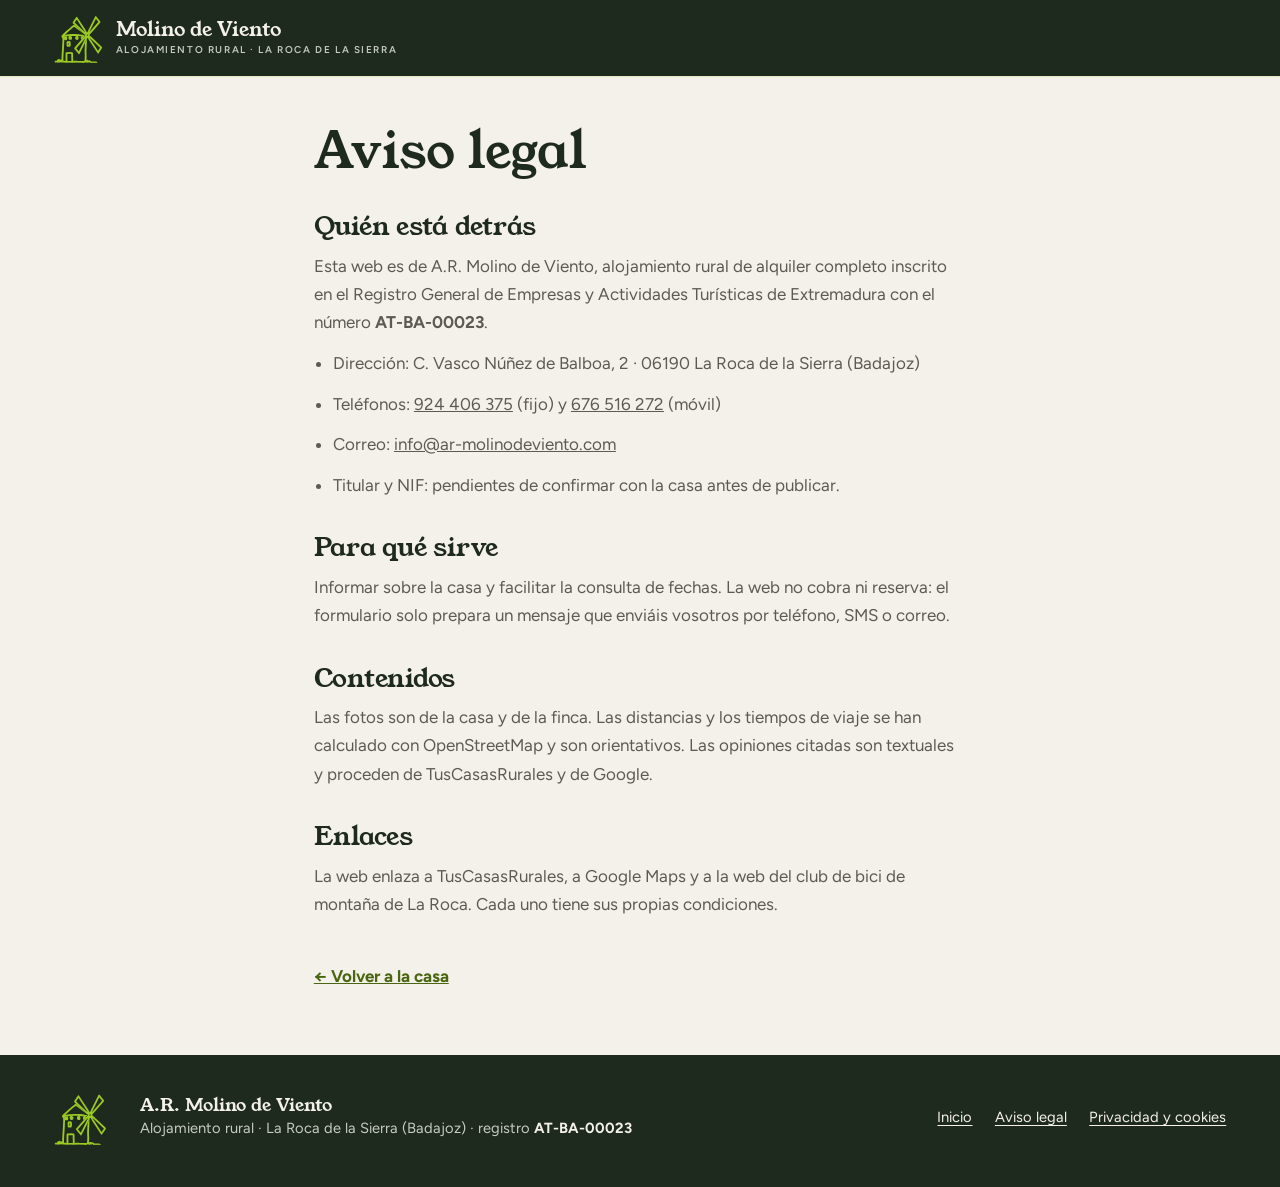
<file: aviso-legal.html>
<!DOCTYPE html>
<html lang="es" class="sin-js">
<head>
<meta charset="utf-8">
<meta name="robots" content="noindex, nofollow">
<meta name="viewport" content="width=device-width, initial-scale=1">
<title>Aviso legal · A.R. Molino de Viento</title>
<meta name="theme-color" content="#1F2A1E">
<link rel="icon" href="assets/favicon.svg" type="image/svg+xml">
<link rel="preconnect" href="https://fonts.googleapis.com">
<link rel="preconnect" href="https://fonts.gstatic.com" crossorigin>
<link rel="stylesheet" href="https://fonts.googleapis.com/css2?family=Young+Serif&family=Figtree:ital,wght@0,400..700;1,400&display=swap">
<link rel="stylesheet" href="css/estilos.css?v=ead90802">
</head>
<body>
<header class="cabecera cabecera--fija cabecera--legal">
  <a class="cabecera__marca" href="./" aria-label="A.R. Molino de Viento, inicio">
    <svg class="molino molino--marca" data-molino="cabecera" viewBox="89 5 652 669" aria-hidden="true"><defs><mask id="molino-m-cabecera" maskUnits="userSpaceOnUse" x="89" y="5" width="652" height="669"><rect x="89" y="5" width="652" height="669" fill="#fff"/><g transform="matrix(0.86198 -0.01894 0.06776 1.15863 524 306.75)"><g class="molino__rotor molino__rotor--mascara"><path class="molino__hueco" d="M-18.9 -9.1L-53.5 -32.1L-199.2 -143.2L-145.7 -196.7L-32.9 -52.7L-9.4 -18.6Z"/><path class="molino__hueco" d="M9.1 -18.9L32.1 -53.5L143.2 -199.2L196.7 -145.7L52.7 -32.9L18.6 -9.4Z"/><path class="molino__hueco" d="M18.9 9.1L53.5 32.1L199.2 143.2L145.7 196.7L32.9 52.7L9.4 18.6Z"/><path class="molino__hueco" d="M-9.1 18.9L-32.1 53.5L-143.2 199.2L-196.7 145.7L-52.7 32.9L-18.6 9.4Z"/><circle class="molino__hueco" r="19.8"/></g></g></mask></defs><g class="molino__torre" mask="url(#molino-m-cabecera)"><path pathLength="1" data-tipo="base" d="M140.0 635.0C141.0 636.1 143.1 638.6 144.7 639.9C146.2 641.2 144.0 641.0 147.1 640.9C150.3 640.7 153.7 639.6 159.0 639.2C164.3 638.8 163.1 638.7 171.0 639.0C178.9 639.3 188.9 639.7 195.0 640.6C201.1 641.4 197.2 640.7 198.6 642.7C199.9 644.7 200.0 647.6 201.2 649.7C202.4 651.7 199.3 651.0 204.1 652.0C208.9 653.0 204.1 653.3 223.0 654.0C241.9 654.7 273.3 654.6 290.0 655.0C306.7 655.4 292.4 655.8 299.0 656.0C305.6 656.2 307.7 656.4 320.0 656.0C332.3 655.6 340.3 654.4 355.0 654.0C369.7 653.6 378.0 653.8 387.0 654.0C396.0 654.2 387.2 654.8 396.0 655.0C404.8 655.2 413.6 654.6 427.0 655.0C440.4 655.4 445.6 656.6 457.0 657.0C468.4 657.4 473.2 657.2 479.0 657.0C484.8 656.8 481.2 657.1 483.4 656.1C485.6 655.2 486.0 655.2 489.0 652.7C492.0 650.1 494.9 647.5 497.1 644.7C499.3 641.9 497.9 650.3 499.0 640.0C500.1 629.7 501.3 614.3 502.0 598.0C502.7 581.7 502.2 575.0 502.0 566.0C501.8 557.0 501.2 565.8 501.0 557.0C500.8 548.2 501.2 535.2 501.0 526.0C500.8 516.8 499.6 530.9 500.0 515.0C500.4 499.1 501.7 480.7 502.9 453.7C504.2 426.7 504.8 419.3 505.7 392.3C506.6 365.3 506.7 344.5 507.0 331.0"/><path pathLength="1" data-tipo="linea" d="M200.0 322.0C199.9 322.9 199.3 324.2 199.4 326.0C199.5 327.8 198.4 327.1 200.4 330.0C202.5 332.9 206.5 335.9 208.8 339.0C211.0 342.1 210.2 334.5 210.7 344.0C211.2 353.5 211.4 366.2 211.0 382.0C210.6 397.8 209.4 404.6 209.0 416.0C208.6 427.4 211.0 397.9 209.0 434.0C207.0 470.1 202.2 534.5 200.0 580.0C197.8 625.5 199.2 627.6 199.0 641.0"/><path pathLength="1" data-tipo="linea" d="M503.0 292.0C495.7 286.9 484.8 280.0 470.0 269.0C455.2 258.0 459.6 259.8 435.9 242.2C412.2 224.7 379.5 201.3 362.1 189.2C344.8 177.1 359.8 187.8 357.0 187.1C354.2 186.5 352.0 185.9 349.2 186.2C346.4 186.5 351.1 183.5 344.2 188.6C337.3 193.6 336.3 193.7 317.8 209.2C299.2 224.8 284.3 237.2 259.9 259.2C235.4 281.2 219.1 297.1 206.7 309.1C194.2 321.2 204.5 311.6 203.4 314.0C202.4 316.4 201.9 318.5 201.9 320.0C201.9 321.5 201.0 320.8 203.4 320.7C205.9 320.5 201.4 321.6 213.0 319.4C224.6 317.3 232.7 314.0 256.0 310.8C279.3 307.6 294.8 306.3 319.0 305.0C343.2 303.7 347.3 304.6 366.0 305.0C384.7 305.4 384.0 305.1 404.0 307.0C424.0 308.9 440.9 311.2 457.0 313.7C473.1 316.1 472.6 317.0 477.0 318.0"/><path pathLength="1" data-tipo="linea" d="M252.0 653.0C251.9 639.4 251.7 614.3 251.7 591.0C251.7 567.7 251.8 557.3 252.0 547.0C252.2 536.7 252.2 545.2 252.7 544.1C253.2 543.0 253.4 542.8 254.3 542.1C255.3 541.5 247.8 541.8 257.0 541.1C266.2 540.4 282.4 539.0 296.0 539.0C309.6 539.0 313.0 540.2 319.0 541.3C325.0 542.5 321.8 542.4 323.2 544.1C324.7 545.8 324.9 536.3 325.6 549.0C326.2 561.7 325.7 588.4 326.0 602.0C326.3 615.6 326.8 602.2 327.0 611.0C327.2 619.8 327.2 632.3 327.0 642.0C326.8 651.7 326.2 652.1 326.0 655.0"/><path pathLength="1" data-tipo="hueco" d="M291.6 330.8C291.2 331.3 290.4 330.8 290.0 333.0C289.6 335.2 289.4 336.6 290.0 341.0C290.6 345.4 290.2 349.7 292.6 352.8C295.0 355.9 297.4 354.6 301.0 355.0C304.6 355.4 306.8 355.1 309.0 354.8C311.2 354.5 310.1 354.6 310.8 353.8C311.5 353.0 311.7 354.0 312.0 351.0C312.3 348.0 312.4 344.0 312.0 340.0C311.6 336.0 311.1 334.9 310.2 333.0C309.3 331.1 309.6 331.9 308.0 331.2C306.4 330.5 306.4 330.2 303.0 330.0C299.6 329.8 295.1 330.2 292.6 330.4C290.1 330.6 291.8 330.7 291.6 330.8Z"/><path pathLength="1" data-tipo="hueco" d="M379.2 331.6C381.4 331.5 385.4 330.8 389.0 331.0C392.6 331.2 393.9 327.5 395.4 332.6C396.9 337.7 398.3 349.5 395.6 354.4C392.9 359.3 386.5 355.2 383.0 355.0C379.5 354.8 380.9 356.0 379.8 353.4C378.7 350.8 378.3 347.7 378.0 343.0C377.7 338.3 378.3 334.7 378.6 332.2C378.9 329.7 379.1 331.7 379.2 331.6Z"/><path pathLength="1" data-tipo="hueco" d="M452.6 333.2C452.2 333.8 451.2 331.2 451.0 336.0C450.8 340.8 450.1 350.2 451.6 354.8C453.1 359.4 454.0 356.6 458.0 357.0C462.0 357.4 466.7 357.7 469.6 356.4C472.5 355.1 471.3 355.4 471.0 351.0C470.7 346.6 471.0 340.4 468.4 336.4C465.8 332.4 462.3 333.4 459.0 332.6C455.7 331.8 455.0 332.5 453.6 332.6C452.2 332.7 452.8 333.1 452.6 333.2Z"/><path pathLength="1" data-tipo="hueco" d="M234.4 335.6C233.7 335.9 232.2 336.1 231.2 336.8C230.2 337.5 230.1 335.2 230.0 339.0C229.9 342.8 229.9 349.5 230.6 354.0C231.3 358.5 230.7 358.1 233.2 359.4C235.7 360.7 238.6 360.4 242.0 360.0C245.4 359.6 247.1 362.8 248.6 357.6C250.1 352.4 249.2 341.2 248.8 336.2C248.4 331.2 249.9 335.2 247.0 335.0C244.1 334.8 238.4 335.3 235.6 335.4C232.8 335.5 234.7 335.6 234.4 335.6Z"/><path pathLength="1" data-tipo="hueco" d="M272.4 396.6C271.2 396.8 268.6 396.6 267.0 397.6C265.4 398.6 265.7 395.9 265.0 401.0C264.3 406.1 264.0 415.5 264.0 421.0C264.0 426.5 264.7 421.2 265.0 426.0C265.3 430.8 264.9 438.9 265.2 443.0C265.5 447.1 265.4 444.1 266.2 444.8C267.0 445.5 264.2 445.7 269.0 446.0C273.8 446.3 283.0 446.3 288.0 446.0C293.0 445.7 290.5 446.1 291.8 444.6C293.1 443.1 293.3 443.1 294.0 439.0C294.7 434.9 295.3 434.6 295.0 426.0C294.7 417.4 293.7 406.2 292.8 400.0C291.9 393.8 292.3 398.7 291.0 398.0C289.7 397.3 290.8 397.4 287.0 397.0C283.2 396.6 276.8 396.5 273.6 396.4C270.4 396.3 272.7 396.6 272.4 396.6Z"/><path pathLength="1" data-tipo="hierba" d="M109.0 653.0C109.7 652.8 110.2 652.2 112.0 652.0C113.8 651.8 112.6 651.6 117.0 652.0C121.4 652.4 128.3 654.0 132.0 654.0C135.7 654.0 133.4 653.3 134.0 652.0C134.6 650.7 134.0 649.3 134.7 648.0C135.3 646.7 136.5 646.4 137.0 646.0"/><path pathLength="1" data-tipo="hierba" d="M140.0 648.0C141.8 649.3 146.2 652.7 148.0 654.0"/><path pathLength="1" data-tipo="hierba" d="M160.0 653.0C159.8 652.6 160.4 652.5 159.0 651.0C157.6 649.5 155.4 648.5 153.7 646.3C151.9 644.1 151.6 642.2 151.0 641.0"/><path pathLength="1" data-tipo="hierba" d="M152.0 630.0C153.0 631.1 155.2 633.0 156.3 635.0C157.4 637.0 156.9 638.1 157.0 639.0"/><path pathLength="1" data-tipo="hierba" d="M170.0 648.0C169.1 646.2 166.9 641.8 166.0 640.0"/><path pathLength="1" data-tipo="hierba" d="M186.0 654.0C184.6 652.0 181.4 648.1 179.7 645.0C177.9 641.9 178.4 641.1 178.0 640.0"/><path pathLength="1" data-tipo="hierba" d="M643.0 665.0C641.9 664.7 643.3 664.3 638.0 663.7C632.7 663.0 632.9 662.4 619.0 662.0C605.1 661.6 586.2 662.5 575.0 661.8C563.8 661.0 572.6 661.7 567.9 658.7C563.2 655.6 557.7 650.8 553.8 648.0C549.8 645.2 551.7 646.5 550.0 646.1C548.3 645.7 548.2 644.9 546.2 646.3C544.2 647.8 542.7 651.2 540.9 652.6C539.0 653.9 539.4 653.2 537.8 652.6C536.2 651.9 535.8 651.5 533.7 649.4C531.5 647.3 530.2 644.9 528.1 643.0C526.1 641.1 525.5 641.4 524.3 641.0C523.2 640.6 523.5 640.8 522.9 641.1C522.3 641.5 522.3 639.4 521.6 642.6C520.8 645.7 520.4 652.4 519.7 655.6C519.0 658.7 519.1 656.6 518.3 656.9C517.5 657.2 517.8 657.4 516.0 656.9C514.2 656.4 514.1 657.5 510.3 654.7C506.6 651.8 501.5 646.3 499.0 644.0"/></g><g transform="matrix(0.86198 -0.01894 0.06776 1.15863 524 306.75)"><g class="molino__rotor"><path class="molino__pala" pathLength="1" d="M-18.9 -9.1L-53.5 -32.1L-199.2 -143.2L-145.7 -196.7L-32.9 -52.7L-9.4 -18.6Z"/><path class="molino__pala" pathLength="1" d="M9.1 -18.9L32.1 -53.5L143.2 -199.2L196.7 -145.7L52.7 -32.9L18.6 -9.4Z"/><path class="molino__pala" pathLength="1" d="M18.9 9.1L53.5 32.1L199.2 143.2L145.7 196.7L32.9 52.7L9.4 18.6Z"/><path class="molino__pala" pathLength="1" d="M-9.1 18.9L-32.1 53.5L-143.2 199.2L-196.7 145.7L-52.7 32.9L-18.6 9.4Z"/><circle class="molino__cubo" pathLength="1" r="19.8"/></g></g></svg>
    <span class="cabecera__nombre">Molino de Viento<small>alojamiento rural · La Roca de la Sierra</small></span>
  </a>
</header>
<main class="legal" id="contenido">
  <h1>Aviso legal</h1>
  <h2>Quién está detrás</h2>
  <p>Esta web es de A.R. Molino de Viento, alojamiento rural de alquiler completo inscrito en el Registro General de Empresas y Actividades Turísticas de Extremadura con el número <b>AT-BA-00023</b>.</p>
  <ul>
    <li>Dirección: C. Vasco Núñez de Balboa, 2 · 06190 La Roca de la Sierra (Badajoz)</li>
    <li>Teléfonos: <a href="tel:+34924406375">924 406 375</a> (fijo) y <a href="tel:+34676516272">676 516 272</a> (móvil)</li>
    <li>Correo: <a href="mailto:info@ar-molinodeviento.com">info@ar-molinodeviento.com</a></li>
    <li>Titular y NIF: pendientes de confirmar con la casa antes de publicar.</li>
  </ul>
  <h2>Para qué sirve</h2>
  <p>Informar sobre la casa y facilitar la consulta de fechas. La web no cobra ni reserva: el formulario solo prepara un mensaje que enviáis vosotros por teléfono, SMS o correo.</p>
  <h2>Contenidos</h2>
  <p>Las fotos son de la casa y de la finca. Las distancias y los tiempos de viaje se han calculado con OpenStreetMap y son orientativos. Las opiniones citadas son textuales y proceden de TusCasasRurales y de Google.</p>
  <h2>Enlaces</h2>
  <p>La web enlaza a TusCasasRurales, a Google Maps y a la web del club de bici de montaña de La Roca. Cada uno tiene sus propias condiciones.</p>
  <a class="volver" href="./">← Volver a la casa</a>
</main>
<footer class="pie">
  <svg class="molino molino--pie" data-molino="pie" viewBox="89 5 652 669" aria-hidden="true"><defs><mask id="molino-m-pie" maskUnits="userSpaceOnUse" x="89" y="5" width="652" height="669"><rect x="89" y="5" width="652" height="669" fill="#fff"/><g transform="matrix(0.86198 -0.01894 0.06776 1.15863 524 306.75)"><g class="molino__rotor molino__rotor--mascara"><path class="molino__hueco" d="M-18.9 -9.1L-53.5 -32.1L-199.2 -143.2L-145.7 -196.7L-32.9 -52.7L-9.4 -18.6Z"/><path class="molino__hueco" d="M9.1 -18.9L32.1 -53.5L143.2 -199.2L196.7 -145.7L52.7 -32.9L18.6 -9.4Z"/><path class="molino__hueco" d="M18.9 9.1L53.5 32.1L199.2 143.2L145.7 196.7L32.9 52.7L9.4 18.6Z"/><path class="molino__hueco" d="M-9.1 18.9L-32.1 53.5L-143.2 199.2L-196.7 145.7L-52.7 32.9L-18.6 9.4Z"/><circle class="molino__hueco" r="19.8"/></g></g></mask></defs><g class="molino__torre" mask="url(#molino-m-pie)"><path pathLength="1" data-tipo="base" d="M140.0 635.0C141.0 636.1 143.1 638.6 144.7 639.9C146.2 641.2 144.0 641.0 147.1 640.9C150.3 640.7 153.7 639.6 159.0 639.2C164.3 638.8 163.1 638.7 171.0 639.0C178.9 639.3 188.9 639.7 195.0 640.6C201.1 641.4 197.2 640.7 198.6 642.7C199.9 644.7 200.0 647.6 201.2 649.7C202.4 651.7 199.3 651.0 204.1 652.0C208.9 653.0 204.1 653.3 223.0 654.0C241.9 654.7 273.3 654.6 290.0 655.0C306.7 655.4 292.4 655.8 299.0 656.0C305.6 656.2 307.7 656.4 320.0 656.0C332.3 655.6 340.3 654.4 355.0 654.0C369.7 653.6 378.0 653.8 387.0 654.0C396.0 654.2 387.2 654.8 396.0 655.0C404.8 655.2 413.6 654.6 427.0 655.0C440.4 655.4 445.6 656.6 457.0 657.0C468.4 657.4 473.2 657.2 479.0 657.0C484.8 656.8 481.2 657.1 483.4 656.1C485.6 655.2 486.0 655.2 489.0 652.7C492.0 650.1 494.9 647.5 497.1 644.7C499.3 641.9 497.9 650.3 499.0 640.0C500.1 629.7 501.3 614.3 502.0 598.0C502.7 581.7 502.2 575.0 502.0 566.0C501.8 557.0 501.2 565.8 501.0 557.0C500.8 548.2 501.2 535.2 501.0 526.0C500.8 516.8 499.6 530.9 500.0 515.0C500.4 499.1 501.7 480.7 502.9 453.7C504.2 426.7 504.8 419.3 505.7 392.3C506.6 365.3 506.7 344.5 507.0 331.0"/><path pathLength="1" data-tipo="linea" d="M200.0 322.0C199.9 322.9 199.3 324.2 199.4 326.0C199.5 327.8 198.4 327.1 200.4 330.0C202.5 332.9 206.5 335.9 208.8 339.0C211.0 342.1 210.2 334.5 210.7 344.0C211.2 353.5 211.4 366.2 211.0 382.0C210.6 397.8 209.4 404.6 209.0 416.0C208.6 427.4 211.0 397.9 209.0 434.0C207.0 470.1 202.2 534.5 200.0 580.0C197.8 625.5 199.2 627.6 199.0 641.0"/><path pathLength="1" data-tipo="linea" d="M503.0 292.0C495.7 286.9 484.8 280.0 470.0 269.0C455.2 258.0 459.6 259.8 435.9 242.2C412.2 224.7 379.5 201.3 362.1 189.2C344.8 177.1 359.8 187.8 357.0 187.1C354.2 186.5 352.0 185.9 349.2 186.2C346.4 186.5 351.1 183.5 344.2 188.6C337.3 193.6 336.3 193.7 317.8 209.2C299.2 224.8 284.3 237.2 259.9 259.2C235.4 281.2 219.1 297.1 206.7 309.1C194.2 321.2 204.5 311.6 203.4 314.0C202.4 316.4 201.9 318.5 201.9 320.0C201.9 321.5 201.0 320.8 203.4 320.7C205.9 320.5 201.4 321.6 213.0 319.4C224.6 317.3 232.7 314.0 256.0 310.8C279.3 307.6 294.8 306.3 319.0 305.0C343.2 303.7 347.3 304.6 366.0 305.0C384.7 305.4 384.0 305.1 404.0 307.0C424.0 308.9 440.9 311.2 457.0 313.7C473.1 316.1 472.6 317.0 477.0 318.0"/><path pathLength="1" data-tipo="linea" d="M252.0 653.0C251.9 639.4 251.7 614.3 251.7 591.0C251.7 567.7 251.8 557.3 252.0 547.0C252.2 536.7 252.2 545.2 252.7 544.1C253.2 543.0 253.4 542.8 254.3 542.1C255.3 541.5 247.8 541.8 257.0 541.1C266.2 540.4 282.4 539.0 296.0 539.0C309.6 539.0 313.0 540.2 319.0 541.3C325.0 542.5 321.8 542.4 323.2 544.1C324.7 545.8 324.9 536.3 325.6 549.0C326.2 561.7 325.7 588.4 326.0 602.0C326.3 615.6 326.8 602.2 327.0 611.0C327.2 619.8 327.2 632.3 327.0 642.0C326.8 651.7 326.2 652.1 326.0 655.0"/><path pathLength="1" data-tipo="hueco" d="M291.6 330.8C291.2 331.3 290.4 330.8 290.0 333.0C289.6 335.2 289.4 336.6 290.0 341.0C290.6 345.4 290.2 349.7 292.6 352.8C295.0 355.9 297.4 354.6 301.0 355.0C304.6 355.4 306.8 355.1 309.0 354.8C311.2 354.5 310.1 354.6 310.8 353.8C311.5 353.0 311.7 354.0 312.0 351.0C312.3 348.0 312.4 344.0 312.0 340.0C311.6 336.0 311.1 334.9 310.2 333.0C309.3 331.1 309.6 331.9 308.0 331.2C306.4 330.5 306.4 330.2 303.0 330.0C299.6 329.8 295.1 330.2 292.6 330.4C290.1 330.6 291.8 330.7 291.6 330.8Z"/><path pathLength="1" data-tipo="hueco" d="M379.2 331.6C381.4 331.5 385.4 330.8 389.0 331.0C392.6 331.2 393.9 327.5 395.4 332.6C396.9 337.7 398.3 349.5 395.6 354.4C392.9 359.3 386.5 355.2 383.0 355.0C379.5 354.8 380.9 356.0 379.8 353.4C378.7 350.8 378.3 347.7 378.0 343.0C377.7 338.3 378.3 334.7 378.6 332.2C378.9 329.7 379.1 331.7 379.2 331.6Z"/><path pathLength="1" data-tipo="hueco" d="M452.6 333.2C452.2 333.8 451.2 331.2 451.0 336.0C450.8 340.8 450.1 350.2 451.6 354.8C453.1 359.4 454.0 356.6 458.0 357.0C462.0 357.4 466.7 357.7 469.6 356.4C472.5 355.1 471.3 355.4 471.0 351.0C470.7 346.6 471.0 340.4 468.4 336.4C465.8 332.4 462.3 333.4 459.0 332.6C455.7 331.8 455.0 332.5 453.6 332.6C452.2 332.7 452.8 333.1 452.6 333.2Z"/><path pathLength="1" data-tipo="hueco" d="M234.4 335.6C233.7 335.9 232.2 336.1 231.2 336.8C230.2 337.5 230.1 335.2 230.0 339.0C229.9 342.8 229.9 349.5 230.6 354.0C231.3 358.5 230.7 358.1 233.2 359.4C235.7 360.7 238.6 360.4 242.0 360.0C245.4 359.6 247.1 362.8 248.6 357.6C250.1 352.4 249.2 341.2 248.8 336.2C248.4 331.2 249.9 335.2 247.0 335.0C244.1 334.8 238.4 335.3 235.6 335.4C232.8 335.5 234.7 335.6 234.4 335.6Z"/><path pathLength="1" data-tipo="hueco" d="M272.4 396.6C271.2 396.8 268.6 396.6 267.0 397.6C265.4 398.6 265.7 395.9 265.0 401.0C264.3 406.1 264.0 415.5 264.0 421.0C264.0 426.5 264.7 421.2 265.0 426.0C265.3 430.8 264.9 438.9 265.2 443.0C265.5 447.1 265.4 444.1 266.2 444.8C267.0 445.5 264.2 445.7 269.0 446.0C273.8 446.3 283.0 446.3 288.0 446.0C293.0 445.7 290.5 446.1 291.8 444.6C293.1 443.1 293.3 443.1 294.0 439.0C294.7 434.9 295.3 434.6 295.0 426.0C294.7 417.4 293.7 406.2 292.8 400.0C291.9 393.8 292.3 398.7 291.0 398.0C289.7 397.3 290.8 397.4 287.0 397.0C283.2 396.6 276.8 396.5 273.6 396.4C270.4 396.3 272.7 396.6 272.4 396.6Z"/><path pathLength="1" data-tipo="hierba" d="M109.0 653.0C109.7 652.8 110.2 652.2 112.0 652.0C113.8 651.8 112.6 651.6 117.0 652.0C121.4 652.4 128.3 654.0 132.0 654.0C135.7 654.0 133.4 653.3 134.0 652.0C134.6 650.7 134.0 649.3 134.7 648.0C135.3 646.7 136.5 646.4 137.0 646.0"/><path pathLength="1" data-tipo="hierba" d="M140.0 648.0C141.8 649.3 146.2 652.7 148.0 654.0"/><path pathLength="1" data-tipo="hierba" d="M160.0 653.0C159.8 652.6 160.4 652.5 159.0 651.0C157.6 649.5 155.4 648.5 153.7 646.3C151.9 644.1 151.6 642.2 151.0 641.0"/><path pathLength="1" data-tipo="hierba" d="M152.0 630.0C153.0 631.1 155.2 633.0 156.3 635.0C157.4 637.0 156.9 638.1 157.0 639.0"/><path pathLength="1" data-tipo="hierba" d="M170.0 648.0C169.1 646.2 166.9 641.8 166.0 640.0"/><path pathLength="1" data-tipo="hierba" d="M186.0 654.0C184.6 652.0 181.4 648.1 179.7 645.0C177.9 641.9 178.4 641.1 178.0 640.0"/><path pathLength="1" data-tipo="hierba" d="M643.0 665.0C641.9 664.7 643.3 664.3 638.0 663.7C632.7 663.0 632.9 662.4 619.0 662.0C605.1 661.6 586.2 662.5 575.0 661.8C563.8 661.0 572.6 661.7 567.9 658.7C563.2 655.6 557.7 650.8 553.8 648.0C549.8 645.2 551.7 646.5 550.0 646.1C548.3 645.7 548.2 644.9 546.2 646.3C544.2 647.8 542.7 651.2 540.9 652.6C539.0 653.9 539.4 653.2 537.8 652.6C536.2 651.9 535.8 651.5 533.7 649.4C531.5 647.3 530.2 644.9 528.1 643.0C526.1 641.1 525.5 641.4 524.3 641.0C523.2 640.6 523.5 640.8 522.9 641.1C522.3 641.5 522.3 639.4 521.6 642.6C520.8 645.7 520.4 652.4 519.7 655.6C519.0 658.7 519.1 656.6 518.3 656.9C517.5 657.2 517.8 657.4 516.0 656.9C514.2 656.4 514.1 657.5 510.3 654.7C506.6 651.8 501.5 646.3 499.0 644.0"/></g><g transform="matrix(0.86198 -0.01894 0.06776 1.15863 524 306.75)"><g class="molino__rotor"><path class="molino__pala" pathLength="1" d="M-18.9 -9.1L-53.5 -32.1L-199.2 -143.2L-145.7 -196.7L-32.9 -52.7L-9.4 -18.6Z"/><path class="molino__pala" pathLength="1" d="M9.1 -18.9L32.1 -53.5L143.2 -199.2L196.7 -145.7L52.7 -32.9L18.6 -9.4Z"/><path class="molino__pala" pathLength="1" d="M18.9 9.1L53.5 32.1L199.2 143.2L145.7 196.7L32.9 52.7L9.4 18.6Z"/><path class="molino__pala" pathLength="1" d="M-9.1 18.9L-32.1 53.5L-143.2 199.2L-196.7 145.7L-52.7 32.9L-18.6 9.4Z"/><circle class="molino__cubo" pathLength="1" r="19.8"/></g></g></svg>
  <div class="pie__datos">
    <p class="pie__nombre">A.R. Molino de Viento</p>
    <p>Alojamiento rural · La Roca de la Sierra (Badajoz) · registro <b>AT-BA-00023</b></p>
  </div>
  <nav aria-label="Legal"><a href="./">Inicio</a><a href="aviso-legal.html">Aviso legal</a><a href="privacidad.html">Privacidad y cookies</a></nav>
</footer>
</body>
</html>
</file>
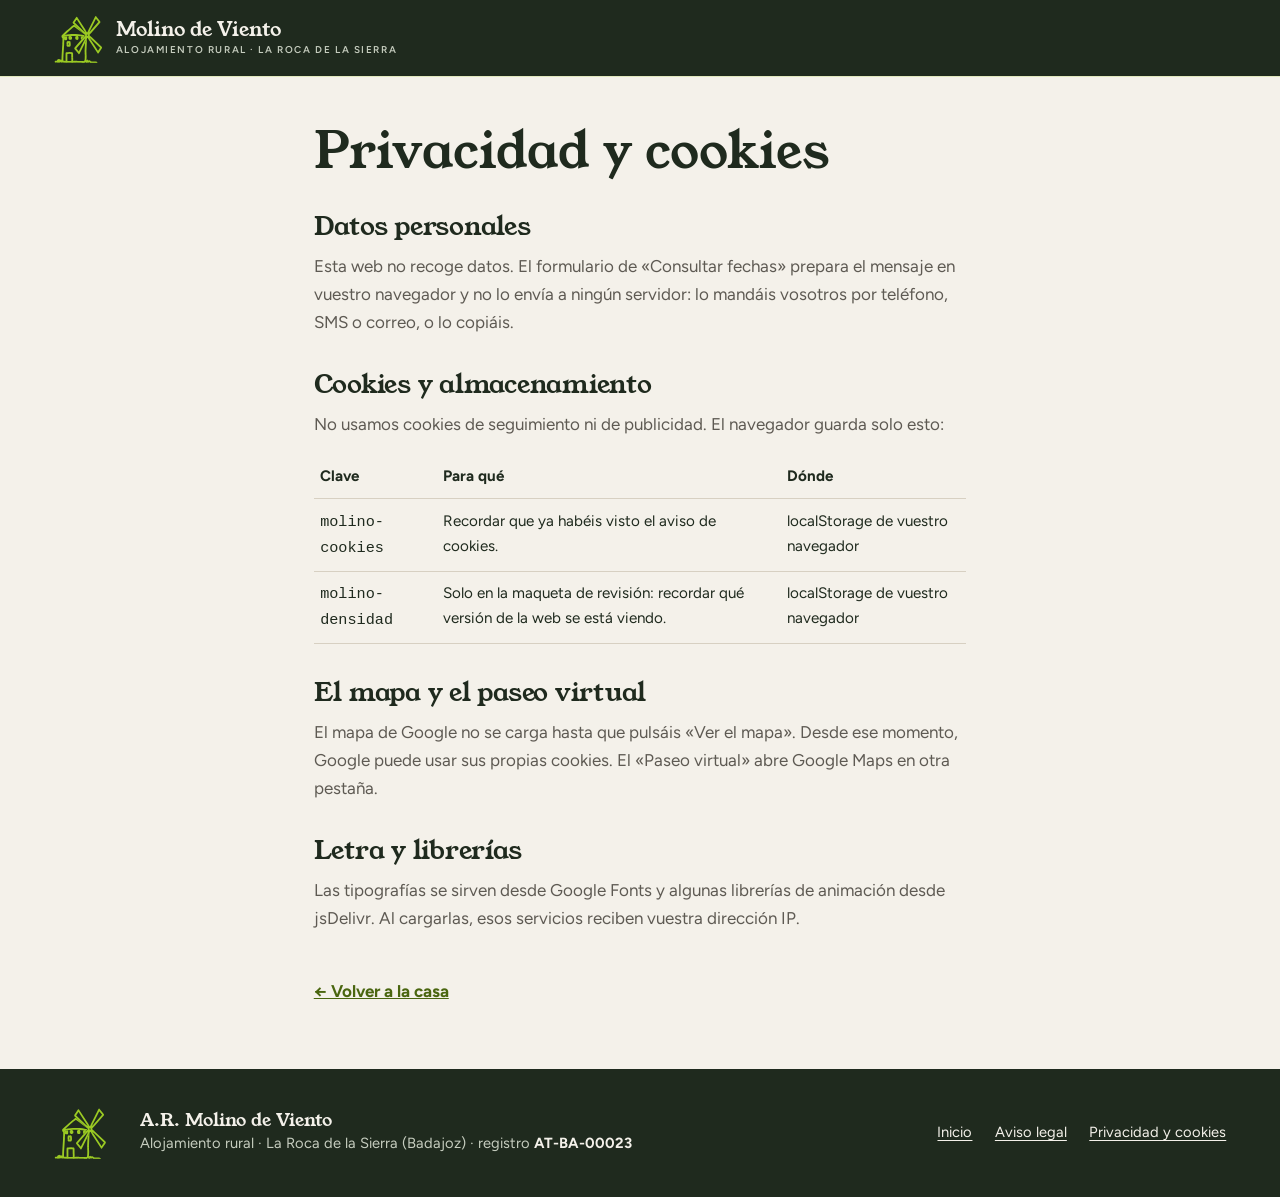
<file: privacidad.html>
<!DOCTYPE html>
<html lang="es" class="sin-js">
<head>
<meta charset="utf-8">
<meta name="robots" content="noindex, nofollow">
<meta name="viewport" content="width=device-width, initial-scale=1">
<title>Privacidad y cookies · A.R. Molino de Viento</title>
<meta name="theme-color" content="#1F2A1E">
<link rel="icon" href="assets/favicon.svg" type="image/svg+xml">
<link rel="preconnect" href="https://fonts.googleapis.com">
<link rel="preconnect" href="https://fonts.gstatic.com" crossorigin>
<link rel="stylesheet" href="https://fonts.googleapis.com/css2?family=Young+Serif&family=Figtree:ital,wght@0,400..700;1,400&display=swap">
<link rel="stylesheet" href="css/estilos.css?v=ead90802">
</head>
<body>
<header class="cabecera cabecera--fija cabecera--legal">
  <a class="cabecera__marca" href="./" aria-label="A.R. Molino de Viento, inicio">
    <svg class="molino molino--marca" data-molino="cabecera" viewBox="89 5 652 669" aria-hidden="true"><defs><mask id="molino-m-cabecera" maskUnits="userSpaceOnUse" x="89" y="5" width="652" height="669"><rect x="89" y="5" width="652" height="669" fill="#fff"/><g transform="matrix(0.86198 -0.01894 0.06776 1.15863 524 306.75)"><g class="molino__rotor molino__rotor--mascara"><path class="molino__hueco" d="M-18.9 -9.1L-53.5 -32.1L-199.2 -143.2L-145.7 -196.7L-32.9 -52.7L-9.4 -18.6Z"/><path class="molino__hueco" d="M9.1 -18.9L32.1 -53.5L143.2 -199.2L196.7 -145.7L52.7 -32.9L18.6 -9.4Z"/><path class="molino__hueco" d="M18.9 9.1L53.5 32.1L199.2 143.2L145.7 196.7L32.9 52.7L9.4 18.6Z"/><path class="molino__hueco" d="M-9.1 18.9L-32.1 53.5L-143.2 199.2L-196.7 145.7L-52.7 32.9L-18.6 9.4Z"/><circle class="molino__hueco" r="19.8"/></g></g></mask></defs><g class="molino__torre" mask="url(#molino-m-cabecera)"><path pathLength="1" data-tipo="base" d="M140.0 635.0C141.0 636.1 143.1 638.6 144.7 639.9C146.2 641.2 144.0 641.0 147.1 640.9C150.3 640.7 153.7 639.6 159.0 639.2C164.3 638.8 163.1 638.7 171.0 639.0C178.9 639.3 188.9 639.7 195.0 640.6C201.1 641.4 197.2 640.7 198.6 642.7C199.9 644.7 200.0 647.6 201.2 649.7C202.4 651.7 199.3 651.0 204.1 652.0C208.9 653.0 204.1 653.3 223.0 654.0C241.9 654.7 273.3 654.6 290.0 655.0C306.7 655.4 292.4 655.8 299.0 656.0C305.6 656.2 307.7 656.4 320.0 656.0C332.3 655.6 340.3 654.4 355.0 654.0C369.7 653.6 378.0 653.8 387.0 654.0C396.0 654.2 387.2 654.8 396.0 655.0C404.8 655.2 413.6 654.6 427.0 655.0C440.4 655.4 445.6 656.6 457.0 657.0C468.4 657.4 473.2 657.2 479.0 657.0C484.8 656.8 481.2 657.1 483.4 656.1C485.6 655.2 486.0 655.2 489.0 652.7C492.0 650.1 494.9 647.5 497.1 644.7C499.3 641.9 497.9 650.3 499.0 640.0C500.1 629.7 501.3 614.3 502.0 598.0C502.7 581.7 502.2 575.0 502.0 566.0C501.8 557.0 501.2 565.8 501.0 557.0C500.8 548.2 501.2 535.2 501.0 526.0C500.8 516.8 499.6 530.9 500.0 515.0C500.4 499.1 501.7 480.7 502.9 453.7C504.2 426.7 504.8 419.3 505.7 392.3C506.6 365.3 506.7 344.5 507.0 331.0"/><path pathLength="1" data-tipo="linea" d="M200.0 322.0C199.9 322.9 199.3 324.2 199.4 326.0C199.5 327.8 198.4 327.1 200.4 330.0C202.5 332.9 206.5 335.9 208.8 339.0C211.0 342.1 210.2 334.5 210.7 344.0C211.2 353.5 211.4 366.2 211.0 382.0C210.6 397.8 209.4 404.6 209.0 416.0C208.6 427.4 211.0 397.9 209.0 434.0C207.0 470.1 202.2 534.5 200.0 580.0C197.8 625.5 199.2 627.6 199.0 641.0"/><path pathLength="1" data-tipo="linea" d="M503.0 292.0C495.7 286.9 484.8 280.0 470.0 269.0C455.2 258.0 459.6 259.8 435.9 242.2C412.2 224.7 379.5 201.3 362.1 189.2C344.8 177.1 359.8 187.8 357.0 187.1C354.2 186.5 352.0 185.9 349.2 186.2C346.4 186.5 351.1 183.5 344.2 188.6C337.3 193.6 336.3 193.7 317.8 209.2C299.2 224.8 284.3 237.2 259.9 259.2C235.4 281.2 219.1 297.1 206.7 309.1C194.2 321.2 204.5 311.6 203.4 314.0C202.4 316.4 201.9 318.5 201.9 320.0C201.9 321.5 201.0 320.8 203.4 320.7C205.9 320.5 201.4 321.6 213.0 319.4C224.6 317.3 232.7 314.0 256.0 310.8C279.3 307.6 294.8 306.3 319.0 305.0C343.2 303.7 347.3 304.6 366.0 305.0C384.7 305.4 384.0 305.1 404.0 307.0C424.0 308.9 440.9 311.2 457.0 313.7C473.1 316.1 472.6 317.0 477.0 318.0"/><path pathLength="1" data-tipo="linea" d="M252.0 653.0C251.9 639.4 251.7 614.3 251.7 591.0C251.7 567.7 251.8 557.3 252.0 547.0C252.2 536.7 252.2 545.2 252.7 544.1C253.2 543.0 253.4 542.8 254.3 542.1C255.3 541.5 247.8 541.8 257.0 541.1C266.2 540.4 282.4 539.0 296.0 539.0C309.6 539.0 313.0 540.2 319.0 541.3C325.0 542.5 321.8 542.4 323.2 544.1C324.7 545.8 324.9 536.3 325.6 549.0C326.2 561.7 325.7 588.4 326.0 602.0C326.3 615.6 326.8 602.2 327.0 611.0C327.2 619.8 327.2 632.3 327.0 642.0C326.8 651.7 326.2 652.1 326.0 655.0"/><path pathLength="1" data-tipo="hueco" d="M291.6 330.8C291.2 331.3 290.4 330.8 290.0 333.0C289.6 335.2 289.4 336.6 290.0 341.0C290.6 345.4 290.2 349.7 292.6 352.8C295.0 355.9 297.4 354.6 301.0 355.0C304.6 355.4 306.8 355.1 309.0 354.8C311.2 354.5 310.1 354.6 310.8 353.8C311.5 353.0 311.7 354.0 312.0 351.0C312.3 348.0 312.4 344.0 312.0 340.0C311.6 336.0 311.1 334.9 310.2 333.0C309.3 331.1 309.6 331.9 308.0 331.2C306.4 330.5 306.4 330.2 303.0 330.0C299.6 329.8 295.1 330.2 292.6 330.4C290.1 330.6 291.8 330.7 291.6 330.8Z"/><path pathLength="1" data-tipo="hueco" d="M379.2 331.6C381.4 331.5 385.4 330.8 389.0 331.0C392.6 331.2 393.9 327.5 395.4 332.6C396.9 337.7 398.3 349.5 395.6 354.4C392.9 359.3 386.5 355.2 383.0 355.0C379.5 354.8 380.9 356.0 379.8 353.4C378.7 350.8 378.3 347.7 378.0 343.0C377.7 338.3 378.3 334.7 378.6 332.2C378.9 329.7 379.1 331.7 379.2 331.6Z"/><path pathLength="1" data-tipo="hueco" d="M452.6 333.2C452.2 333.8 451.2 331.2 451.0 336.0C450.8 340.8 450.1 350.2 451.6 354.8C453.1 359.4 454.0 356.6 458.0 357.0C462.0 357.4 466.7 357.7 469.6 356.4C472.5 355.1 471.3 355.4 471.0 351.0C470.7 346.6 471.0 340.4 468.4 336.4C465.8 332.4 462.3 333.4 459.0 332.6C455.7 331.8 455.0 332.5 453.6 332.6C452.2 332.7 452.8 333.1 452.6 333.2Z"/><path pathLength="1" data-tipo="hueco" d="M234.4 335.6C233.7 335.9 232.2 336.1 231.2 336.8C230.2 337.5 230.1 335.2 230.0 339.0C229.9 342.8 229.9 349.5 230.6 354.0C231.3 358.5 230.7 358.1 233.2 359.4C235.7 360.7 238.6 360.4 242.0 360.0C245.4 359.6 247.1 362.8 248.6 357.6C250.1 352.4 249.2 341.2 248.8 336.2C248.4 331.2 249.9 335.2 247.0 335.0C244.1 334.8 238.4 335.3 235.6 335.4C232.8 335.5 234.7 335.6 234.4 335.6Z"/><path pathLength="1" data-tipo="hueco" d="M272.4 396.6C271.2 396.8 268.6 396.6 267.0 397.6C265.4 398.6 265.7 395.9 265.0 401.0C264.3 406.1 264.0 415.5 264.0 421.0C264.0 426.5 264.7 421.2 265.0 426.0C265.3 430.8 264.9 438.9 265.2 443.0C265.5 447.1 265.4 444.1 266.2 444.8C267.0 445.5 264.2 445.7 269.0 446.0C273.8 446.3 283.0 446.3 288.0 446.0C293.0 445.7 290.5 446.1 291.8 444.6C293.1 443.1 293.3 443.1 294.0 439.0C294.7 434.9 295.3 434.6 295.0 426.0C294.7 417.4 293.7 406.2 292.8 400.0C291.9 393.8 292.3 398.7 291.0 398.0C289.7 397.3 290.8 397.4 287.0 397.0C283.2 396.6 276.8 396.5 273.6 396.4C270.4 396.3 272.7 396.6 272.4 396.6Z"/><path pathLength="1" data-tipo="hierba" d="M109.0 653.0C109.7 652.8 110.2 652.2 112.0 652.0C113.8 651.8 112.6 651.6 117.0 652.0C121.4 652.4 128.3 654.0 132.0 654.0C135.7 654.0 133.4 653.3 134.0 652.0C134.6 650.7 134.0 649.3 134.7 648.0C135.3 646.7 136.5 646.4 137.0 646.0"/><path pathLength="1" data-tipo="hierba" d="M140.0 648.0C141.8 649.3 146.2 652.7 148.0 654.0"/><path pathLength="1" data-tipo="hierba" d="M160.0 653.0C159.8 652.6 160.4 652.5 159.0 651.0C157.6 649.5 155.4 648.5 153.7 646.3C151.9 644.1 151.6 642.2 151.0 641.0"/><path pathLength="1" data-tipo="hierba" d="M152.0 630.0C153.0 631.1 155.2 633.0 156.3 635.0C157.4 637.0 156.9 638.1 157.0 639.0"/><path pathLength="1" data-tipo="hierba" d="M170.0 648.0C169.1 646.2 166.9 641.8 166.0 640.0"/><path pathLength="1" data-tipo="hierba" d="M186.0 654.0C184.6 652.0 181.4 648.1 179.7 645.0C177.9 641.9 178.4 641.1 178.0 640.0"/><path pathLength="1" data-tipo="hierba" d="M643.0 665.0C641.9 664.7 643.3 664.3 638.0 663.7C632.7 663.0 632.9 662.4 619.0 662.0C605.1 661.6 586.2 662.5 575.0 661.8C563.8 661.0 572.6 661.7 567.9 658.7C563.2 655.6 557.7 650.8 553.8 648.0C549.8 645.2 551.7 646.5 550.0 646.1C548.3 645.7 548.2 644.9 546.2 646.3C544.2 647.8 542.7 651.2 540.9 652.6C539.0 653.9 539.4 653.2 537.8 652.6C536.2 651.9 535.8 651.5 533.7 649.4C531.5 647.3 530.2 644.9 528.1 643.0C526.1 641.1 525.5 641.4 524.3 641.0C523.2 640.6 523.5 640.8 522.9 641.1C522.3 641.5 522.3 639.4 521.6 642.6C520.8 645.7 520.4 652.4 519.7 655.6C519.0 658.7 519.1 656.6 518.3 656.9C517.5 657.2 517.8 657.4 516.0 656.9C514.2 656.4 514.1 657.5 510.3 654.7C506.6 651.8 501.5 646.3 499.0 644.0"/></g><g transform="matrix(0.86198 -0.01894 0.06776 1.15863 524 306.75)"><g class="molino__rotor"><path class="molino__pala" pathLength="1" d="M-18.9 -9.1L-53.5 -32.1L-199.2 -143.2L-145.7 -196.7L-32.9 -52.7L-9.4 -18.6Z"/><path class="molino__pala" pathLength="1" d="M9.1 -18.9L32.1 -53.5L143.2 -199.2L196.7 -145.7L52.7 -32.9L18.6 -9.4Z"/><path class="molino__pala" pathLength="1" d="M18.9 9.1L53.5 32.1L199.2 143.2L145.7 196.7L32.9 52.7L9.4 18.6Z"/><path class="molino__pala" pathLength="1" d="M-9.1 18.9L-32.1 53.5L-143.2 199.2L-196.7 145.7L-52.7 32.9L-18.6 9.4Z"/><circle class="molino__cubo" pathLength="1" r="19.8"/></g></g></svg>
    <span class="cabecera__nombre">Molino de Viento<small>alojamiento rural · La Roca de la Sierra</small></span>
  </a>
</header>
<main class="legal" id="contenido">
  <h1>Privacidad y cookies</h1>
  <h2>Datos personales</h2>
  <p>Esta web no recoge datos. El formulario de «Consultar fechas» prepara el mensaje en vuestro navegador y no lo envía a ningún servidor: lo mandáis vosotros por teléfono, SMS o correo, o lo copiáis.</p>
  <h2>Cookies y almacenamiento</h2>
  <p>No usamos cookies de seguimiento ni de publicidad. El navegador guarda solo esto:</p>
  <table>
    <thead><tr><th scope="col">Clave</th><th scope="col">Para qué</th><th scope="col">Dónde</th></tr></thead>
    <tbody>
      <tr><td><code>molino-cookies</code></td><td>Recordar que ya habéis visto el aviso de cookies.</td><td>localStorage de vuestro navegador</td></tr>
      <!-- [MANDO DE MAQUETA] fila de la clave de la densidad: la quita scripts/quitar-mando.mjs -->
      <tr><td><code>molino-densidad</code></td><td>Solo en la maqueta de revisión: recordar qué versión de la web se está viendo.</td><td>localStorage de vuestro navegador</td></tr>
    </tbody>
  </table>
  <h2>El mapa y el paseo virtual</h2>
  <p>El mapa de Google no se carga hasta que pulsáis «Ver el mapa». Desde ese momento, Google puede usar sus propias cookies. El «Paseo virtual» abre Google Maps en otra pestaña.</p>
  <h2>Letra y librerías</h2>
  <p>Las tipografías se sirven desde Google Fonts y algunas librerías de animación desde jsDelivr. Al cargarlas, esos servicios reciben vuestra dirección IP.</p>
  <a class="volver" href="./">← Volver a la casa</a>
</main>
<footer class="pie">
  <svg class="molino molino--pie" data-molino="pie" viewBox="89 5 652 669" aria-hidden="true"><defs><mask id="molino-m-pie" maskUnits="userSpaceOnUse" x="89" y="5" width="652" height="669"><rect x="89" y="5" width="652" height="669" fill="#fff"/><g transform="matrix(0.86198 -0.01894 0.06776 1.15863 524 306.75)"><g class="molino__rotor molino__rotor--mascara"><path class="molino__hueco" d="M-18.9 -9.1L-53.5 -32.1L-199.2 -143.2L-145.7 -196.7L-32.9 -52.7L-9.4 -18.6Z"/><path class="molino__hueco" d="M9.1 -18.9L32.1 -53.5L143.2 -199.2L196.7 -145.7L52.7 -32.9L18.6 -9.4Z"/><path class="molino__hueco" d="M18.9 9.1L53.5 32.1L199.2 143.2L145.7 196.7L32.9 52.7L9.4 18.6Z"/><path class="molino__hueco" d="M-9.1 18.9L-32.1 53.5L-143.2 199.2L-196.7 145.7L-52.7 32.9L-18.6 9.4Z"/><circle class="molino__hueco" r="19.8"/></g></g></mask></defs><g class="molino__torre" mask="url(#molino-m-pie)"><path pathLength="1" data-tipo="base" d="M140.0 635.0C141.0 636.1 143.1 638.6 144.7 639.9C146.2 641.2 144.0 641.0 147.1 640.9C150.3 640.7 153.7 639.6 159.0 639.2C164.3 638.8 163.1 638.7 171.0 639.0C178.9 639.3 188.9 639.7 195.0 640.6C201.1 641.4 197.2 640.7 198.6 642.7C199.9 644.7 200.0 647.6 201.2 649.7C202.4 651.7 199.3 651.0 204.1 652.0C208.9 653.0 204.1 653.3 223.0 654.0C241.9 654.7 273.3 654.6 290.0 655.0C306.7 655.4 292.4 655.8 299.0 656.0C305.6 656.2 307.7 656.4 320.0 656.0C332.3 655.6 340.3 654.4 355.0 654.0C369.7 653.6 378.0 653.8 387.0 654.0C396.0 654.2 387.2 654.8 396.0 655.0C404.8 655.2 413.6 654.6 427.0 655.0C440.4 655.4 445.6 656.6 457.0 657.0C468.4 657.4 473.2 657.2 479.0 657.0C484.8 656.8 481.2 657.1 483.4 656.1C485.6 655.2 486.0 655.2 489.0 652.7C492.0 650.1 494.9 647.5 497.1 644.7C499.3 641.9 497.9 650.3 499.0 640.0C500.1 629.7 501.3 614.3 502.0 598.0C502.7 581.7 502.2 575.0 502.0 566.0C501.8 557.0 501.2 565.8 501.0 557.0C500.8 548.2 501.2 535.2 501.0 526.0C500.8 516.8 499.6 530.9 500.0 515.0C500.4 499.1 501.7 480.7 502.9 453.7C504.2 426.7 504.8 419.3 505.7 392.3C506.6 365.3 506.7 344.5 507.0 331.0"/><path pathLength="1" data-tipo="linea" d="M200.0 322.0C199.9 322.9 199.3 324.2 199.4 326.0C199.5 327.8 198.4 327.1 200.4 330.0C202.5 332.9 206.5 335.9 208.8 339.0C211.0 342.1 210.2 334.5 210.7 344.0C211.2 353.5 211.4 366.2 211.0 382.0C210.6 397.8 209.4 404.6 209.0 416.0C208.6 427.4 211.0 397.9 209.0 434.0C207.0 470.1 202.2 534.5 200.0 580.0C197.8 625.5 199.2 627.6 199.0 641.0"/><path pathLength="1" data-tipo="linea" d="M503.0 292.0C495.7 286.9 484.8 280.0 470.0 269.0C455.2 258.0 459.6 259.8 435.9 242.2C412.2 224.7 379.5 201.3 362.1 189.2C344.8 177.1 359.8 187.8 357.0 187.1C354.2 186.5 352.0 185.9 349.2 186.2C346.4 186.5 351.1 183.5 344.2 188.6C337.3 193.6 336.3 193.7 317.8 209.2C299.2 224.8 284.3 237.2 259.9 259.2C235.4 281.2 219.1 297.1 206.7 309.1C194.2 321.2 204.5 311.6 203.4 314.0C202.4 316.4 201.9 318.5 201.9 320.0C201.9 321.5 201.0 320.8 203.4 320.7C205.9 320.5 201.4 321.6 213.0 319.4C224.6 317.3 232.7 314.0 256.0 310.8C279.3 307.6 294.8 306.3 319.0 305.0C343.2 303.7 347.3 304.6 366.0 305.0C384.7 305.4 384.0 305.1 404.0 307.0C424.0 308.9 440.9 311.2 457.0 313.7C473.1 316.1 472.6 317.0 477.0 318.0"/><path pathLength="1" data-tipo="linea" d="M252.0 653.0C251.9 639.4 251.7 614.3 251.7 591.0C251.7 567.7 251.8 557.3 252.0 547.0C252.2 536.7 252.2 545.2 252.7 544.1C253.2 543.0 253.4 542.8 254.3 542.1C255.3 541.5 247.8 541.8 257.0 541.1C266.2 540.4 282.4 539.0 296.0 539.0C309.6 539.0 313.0 540.2 319.0 541.3C325.0 542.5 321.8 542.4 323.2 544.1C324.7 545.8 324.9 536.3 325.6 549.0C326.2 561.7 325.7 588.4 326.0 602.0C326.3 615.6 326.8 602.2 327.0 611.0C327.2 619.8 327.2 632.3 327.0 642.0C326.8 651.7 326.2 652.1 326.0 655.0"/><path pathLength="1" data-tipo="hueco" d="M291.6 330.8C291.2 331.3 290.4 330.8 290.0 333.0C289.6 335.2 289.4 336.6 290.0 341.0C290.6 345.4 290.2 349.7 292.6 352.8C295.0 355.9 297.4 354.6 301.0 355.0C304.6 355.4 306.8 355.1 309.0 354.8C311.2 354.5 310.1 354.6 310.8 353.8C311.5 353.0 311.7 354.0 312.0 351.0C312.3 348.0 312.4 344.0 312.0 340.0C311.6 336.0 311.1 334.9 310.2 333.0C309.3 331.1 309.6 331.9 308.0 331.2C306.4 330.5 306.4 330.2 303.0 330.0C299.6 329.8 295.1 330.2 292.6 330.4C290.1 330.6 291.8 330.7 291.6 330.8Z"/><path pathLength="1" data-tipo="hueco" d="M379.2 331.6C381.4 331.5 385.4 330.8 389.0 331.0C392.6 331.2 393.9 327.5 395.4 332.6C396.9 337.7 398.3 349.5 395.6 354.4C392.9 359.3 386.5 355.2 383.0 355.0C379.5 354.8 380.9 356.0 379.8 353.4C378.7 350.8 378.3 347.7 378.0 343.0C377.7 338.3 378.3 334.7 378.6 332.2C378.9 329.7 379.1 331.7 379.2 331.6Z"/><path pathLength="1" data-tipo="hueco" d="M452.6 333.2C452.2 333.8 451.2 331.2 451.0 336.0C450.8 340.8 450.1 350.2 451.6 354.8C453.1 359.4 454.0 356.6 458.0 357.0C462.0 357.4 466.7 357.7 469.6 356.4C472.5 355.1 471.3 355.4 471.0 351.0C470.7 346.6 471.0 340.4 468.4 336.4C465.8 332.4 462.3 333.4 459.0 332.6C455.7 331.8 455.0 332.5 453.6 332.6C452.2 332.7 452.8 333.1 452.6 333.2Z"/><path pathLength="1" data-tipo="hueco" d="M234.4 335.6C233.7 335.9 232.2 336.1 231.2 336.8C230.2 337.5 230.1 335.2 230.0 339.0C229.9 342.8 229.9 349.5 230.6 354.0C231.3 358.5 230.7 358.1 233.2 359.4C235.7 360.7 238.6 360.4 242.0 360.0C245.4 359.6 247.1 362.8 248.6 357.6C250.1 352.4 249.2 341.2 248.8 336.2C248.4 331.2 249.9 335.2 247.0 335.0C244.1 334.8 238.4 335.3 235.6 335.4C232.8 335.5 234.7 335.6 234.4 335.6Z"/><path pathLength="1" data-tipo="hueco" d="M272.4 396.6C271.2 396.8 268.6 396.6 267.0 397.6C265.4 398.6 265.7 395.9 265.0 401.0C264.3 406.1 264.0 415.5 264.0 421.0C264.0 426.5 264.7 421.2 265.0 426.0C265.3 430.8 264.9 438.9 265.2 443.0C265.5 447.1 265.4 444.1 266.2 444.8C267.0 445.5 264.2 445.7 269.0 446.0C273.8 446.3 283.0 446.3 288.0 446.0C293.0 445.7 290.5 446.1 291.8 444.6C293.1 443.1 293.3 443.1 294.0 439.0C294.7 434.9 295.3 434.6 295.0 426.0C294.7 417.4 293.7 406.2 292.8 400.0C291.9 393.8 292.3 398.7 291.0 398.0C289.7 397.3 290.8 397.4 287.0 397.0C283.2 396.6 276.8 396.5 273.6 396.4C270.4 396.3 272.7 396.6 272.4 396.6Z"/><path pathLength="1" data-tipo="hierba" d="M109.0 653.0C109.7 652.8 110.2 652.2 112.0 652.0C113.8 651.8 112.6 651.6 117.0 652.0C121.4 652.4 128.3 654.0 132.0 654.0C135.7 654.0 133.4 653.3 134.0 652.0C134.6 650.7 134.0 649.3 134.7 648.0C135.3 646.7 136.5 646.4 137.0 646.0"/><path pathLength="1" data-tipo="hierba" d="M140.0 648.0C141.8 649.3 146.2 652.7 148.0 654.0"/><path pathLength="1" data-tipo="hierba" d="M160.0 653.0C159.8 652.6 160.4 652.5 159.0 651.0C157.6 649.5 155.4 648.5 153.7 646.3C151.9 644.1 151.6 642.2 151.0 641.0"/><path pathLength="1" data-tipo="hierba" d="M152.0 630.0C153.0 631.1 155.2 633.0 156.3 635.0C157.4 637.0 156.9 638.1 157.0 639.0"/><path pathLength="1" data-tipo="hierba" d="M170.0 648.0C169.1 646.2 166.9 641.8 166.0 640.0"/><path pathLength="1" data-tipo="hierba" d="M186.0 654.0C184.6 652.0 181.4 648.1 179.7 645.0C177.9 641.9 178.4 641.1 178.0 640.0"/><path pathLength="1" data-tipo="hierba" d="M643.0 665.0C641.9 664.7 643.3 664.3 638.0 663.7C632.7 663.0 632.9 662.4 619.0 662.0C605.1 661.6 586.2 662.5 575.0 661.8C563.8 661.0 572.6 661.7 567.9 658.7C563.2 655.6 557.7 650.8 553.8 648.0C549.8 645.2 551.7 646.5 550.0 646.1C548.3 645.7 548.2 644.9 546.2 646.3C544.2 647.8 542.7 651.2 540.9 652.6C539.0 653.9 539.4 653.2 537.8 652.6C536.2 651.9 535.8 651.5 533.7 649.4C531.5 647.3 530.2 644.9 528.1 643.0C526.1 641.1 525.5 641.4 524.3 641.0C523.2 640.6 523.5 640.8 522.9 641.1C522.3 641.5 522.3 639.4 521.6 642.6C520.8 645.7 520.4 652.4 519.7 655.6C519.0 658.7 519.1 656.6 518.3 656.9C517.5 657.2 517.8 657.4 516.0 656.9C514.2 656.4 514.1 657.5 510.3 654.7C506.6 651.8 501.5 646.3 499.0 644.0"/></g><g transform="matrix(0.86198 -0.01894 0.06776 1.15863 524 306.75)"><g class="molino__rotor"><path class="molino__pala" pathLength="1" d="M-18.9 -9.1L-53.5 -32.1L-199.2 -143.2L-145.7 -196.7L-32.9 -52.7L-9.4 -18.6Z"/><path class="molino__pala" pathLength="1" d="M9.1 -18.9L32.1 -53.5L143.2 -199.2L196.7 -145.7L52.7 -32.9L18.6 -9.4Z"/><path class="molino__pala" pathLength="1" d="M18.9 9.1L53.5 32.1L199.2 143.2L145.7 196.7L32.9 52.7L9.4 18.6Z"/><path class="molino__pala" pathLength="1" d="M-9.1 18.9L-32.1 53.5L-143.2 199.2L-196.7 145.7L-52.7 32.9L-18.6 9.4Z"/><circle class="molino__cubo" pathLength="1" r="19.8"/></g></g></svg>
  <div class="pie__datos">
    <p class="pie__nombre">A.R. Molino de Viento</p>
    <p>Alojamiento rural · La Roca de la Sierra (Badajoz) · registro <b>AT-BA-00023</b></p>
  </div>
  <nav aria-label="Legal"><a href="./">Inicio</a><a href="aviso-legal.html">Aviso legal</a><a href="privacidad.html">Privacidad y cookies</a></nav>
</footer>
</body>
</html>
</file>
<file: css/estilos.css>
/* ═══════════════════════════════════════════════════════════════════════════
   A.R. Molino de Viento · «Aspas»
   Cal, encina y lima: la piedra encalada, la sombra de la dehesa y el verde del
   logo. La teja es el ladrillo de los arcos y la barandilla del porche.
   El lima (#9BCA23) es de marca y solo va en líneas sobre oscuro y en el botón
   principal con tinta encima (7,7:1). Sobre la cal da 1,7: nunca como texto
   ahí; para eso está --lima-texto (5,8). Contrastes medidos con script (README).
   ═══════════════════════════════════════════════════════════════════════════ */
:root {
  --cal: #F4F1EA;
  --piedra: #E9E4D8;            /* superficies sobre la cal */
  --papel: #FBF9F4;             /* tarjetas */
  --encina: #1F2A1E;            /* tinta y fondos oscuros */
  --encina-2: #2B3829;          /* campos y cajas sobre oscuro */
  --lima: #9BCA23;
  --lima-texto: #4A6610;
  --teja: #A8492A;
  --granito: #5E5A53;           /* texto secundario sobre cal */
  --claro-apagado: #C6CDBF;     /* texto secundario sobre encina */
  --linea: #D7D0C2;
  --cortina: #141C14;

  --tipo-titular: 'Young Serif', Georgia, 'Times New Roman', serif;
  --tipo-texto: 'Figtree', system-ui, -apple-system, 'Segoe UI', sans-serif;

  --ancho: 1560px;
  --margen: clamp(16px, 4.2vw, 64px);
  --alto-cabecera: 76px;
  --recorrido-pila: 30vh;       /* el margen de cada tarjeta de la pila (y lo que sube el bloque siguiente) */
  --suave: cubic-bezier(.2, .7, .1, 1);
}
@media (max-width: 860px) { :root { --alto-cabecera: 62px; } }

*, *::before, *::after { box-sizing: border-box; }
html { -webkit-text-size-adjust: 100%; overflow-x: clip; }
html:not(.lenis) { scroll-behavior: smooth; }
html.lenis, html.lenis body { height: auto; }
.lenis.lenis-smooth { scroll-behavior: auto !important; }
.lenis.lenis-smooth [data-lenis-prevent] { overscroll-behavior: contain; }
.lenis.lenis-stopped { overflow: hidden; }
body {
  margin: 0;
  background: var(--cal);
  color: var(--encina);
  font: 400 1.0625rem/1.65 var(--tipo-texto);
  overflow-x: clip;
  -webkit-font-smoothing: antialiased;
}
img, svg, picture, canvas { display: block; max-width: 100%; }
img { height: auto; }
a { color: inherit; }
button, input, select, textarea { font: inherit; color: inherit; }
h1, h2, h3, p, ul, ol, dl, dd, figure, blockquote { margin: 0; }
ul, ol { padding: 0; list-style: none; }
::selection { background: var(--lima); color: var(--encina); }
:focus-visible { outline: 2px solid var(--lima-texto); outline-offset: 3px; }
.hero :focus-visible, .cabecera :focus-visible, .fechas :focus-visible, .pie :focus-visible, .cookies :focus-visible { outline-color: var(--lima); }

.visualmente-oculto {
  position: absolute !important; width: 1px; height: 1px; padding: 0; margin: -1px;
  overflow: hidden; clip: rect(0 0 0 0); white-space: nowrap; border: 0;
}
.salto { position: fixed; left: 1rem; top: -4rem; z-index: 1000; padding: .7rem 1rem; background: var(--encina); color: var(--cal); text-decoration: none; }
.salto:focus { top: 1rem; }

.antetitulo {
  display: flex; align-items: center; gap: .7rem;
  font: 700 .78rem/1 var(--tipo-texto); letter-spacing: .2em; text-transform: uppercase;
  color: var(--lima-texto); margin-bottom: 1.1rem;
}
.antetitulo::before { content: ""; width: 30px; height: 2px; background: currentColor; flex: none; }
h2 { font: 400 clamp(2rem, 4vw, 3.2rem)/1.08 var(--tipo-titular); letter-spacing: -.01em; }
h3 { font: 400 1.4rem/1.2 var(--tipo-titular); }

.boton {
  display: inline-flex; align-items: center; justify-content: center; gap: .5rem;
  min-height: 48px; padding: .85rem 1.4rem;
  font: 700 .82rem/1.1 var(--tipo-texto); letter-spacing: .12em; text-transform: uppercase;
  text-decoration: none; border: 0; border-radius: 999px; cursor: pointer;
  transition: background-color .3s var(--suave), color .3s var(--suave), box-shadow .3s var(--suave);
}
.boton--lima { background: var(--lima); color: var(--encina); }
.boton--lima:hover { background: #AEDB3A; }
.boton--claro { background: transparent; color: var(--cal); box-shadow: inset 0 0 0 1.5px rgba(244, 241, 234, .75); }
.boton--claro:hover { background: var(--cal); color: var(--encina); }
.boton--oscuro { background: transparent; color: var(--encina); box-shadow: inset 0 0 0 1.5px var(--encina); }
.boton--oscuro:hover { background: var(--encina); color: var(--cal); }
.boton.es-apagado, .boton:disabled { color: #9AA394; box-shadow: inset 0 0 0 1.5px #56624F; cursor: not-allowed; background: transparent; }
.enlace { color: var(--lima-texto); font-weight: 700; text-underline-offset: .25em; }

/* ───────── char-reveal: los estados vacíos solo con movimiento ───────── */
[data-revelar] .palabra { display: inline-block; white-space: nowrap; }
html.con-movimiento [data-revelar] .palabra { overflow: hidden; vertical-align: top; padding-bottom: .1em; margin-bottom: -.1em; }
html.con-movimiento [data-revelar] .letra,
html.con-movimiento [data-revelar] .palabra-int { display: inline-block; transform: translate3d(0, 115%, 0); will-change: transform; }

/* ═══════════════ el molino (dibujo: scripts/logo.py → construir.mjs) ═══════════════
   Nada de transform en CSS sobre el rotor: GSAP escribe el atributo y una regla CSS lo clavaría. */
.molino { overflow: visible; fill: none; stroke: var(--molino-color, var(--lima)); stroke-width: var(--molino-grosor, 9); stroke-linecap: round; stroke-linejoin: round; }
.molino__pala, .molino__cubo { fill: var(--molino-vela, transparent); }
.molino__hueco { fill: #000; stroke: #000; }

/* ═══════════════ cortina «Arranca el molino» ═══════════════ */
.cortina { position: fixed; inset: 0; z-index: 900; display: none; pointer-events: none; }
.cortina[hidden] { display: none; }
html.con-js .cortina { display: block; }
html.con-js .cortina.fuera,
html.con-js.cortina-fuera .cortina { display: none; }
.cortina__capa { position: absolute; inset: 0; background: var(--cortina); }
.cortina__molino {
  position: absolute; left: 50%; top: 50%; width: min(70vw, 420px); max-width: none; height: auto;
  transform: translate(-50%, -50%); --molino-vela: var(--cortina);
}
.cortina__molino.es-colocado { transform: none; }
.cortina__rafaga { position: absolute; inset: 0; width: 100%; height: 100%; max-width: none; overflow: visible; }
.cortina__rafaga path { fill: none; stroke: var(--lima); stroke-width: 2.4; stroke-linecap: round; stroke-dasharray: .32 1.6; stroke-dashoffset: .32; }
@media (prefers-reduced-motion: reduce) { html.con-js .cortina { display: none; } }

/* ═══════════════ cabecera ═══════════════ */
.cabecera {
  position: fixed; top: 0; left: 0; right: 0; z-index: 500;
  height: var(--alto-cabecera);
  display: flex; align-items: center; justify-content: space-between; gap: 1.5rem;
  padding: 0 var(--margen); color: var(--cal);
  transition: background-color .4s var(--suave), box-shadow .4s var(--suave);
}
.cabecera--fija {
  background: rgba(31, 42, 30, .9);
  -webkit-backdrop-filter: blur(14px) saturate(1.1); backdrop-filter: blur(14px) saturate(1.1);
  box-shadow: 0 1px 0 rgba(155, 202, 35, .22);
}
.cabecera__marca { display: flex; align-items: center; gap: .75rem; text-decoration: none; color: var(--cal); }
.molino--marca { width: 50px; height: auto; --molino-grosor: 24; --molino-vela: var(--encina); }
.cabecera__nombre { display: grid; gap: .25rem; font: 400 1.22rem/1 var(--tipo-titular); }
.cabecera__nombre small { font: 600 .62rem/1.2 var(--tipo-texto); letter-spacing: .16em; text-transform: uppercase; color: var(--claro-apagado); }
.cabecera__nav { display: flex; align-items: center; gap: clamp(.9rem, 1.8vw, 2rem); }
.cabecera__nav a {
  font: 600 .78rem/1 var(--tipo-texto); letter-spacing: .14em; text-transform: uppercase;
  color: var(--cal); text-decoration: none; padding: .55rem 0; position: relative;
}
.cabecera__nav a::after {
  content: ""; position: absolute; left: 0; right: 0; bottom: .1rem; height: 2px;
  background: var(--lima); transform: scaleX(0); transform-origin: left; transition: transform .45s var(--suave);
}
.cabecera__nav a:hover::after { transform: scaleX(1); }
.cabecera__nav .cabecera__fechas { padding: .8rem 1.2rem; border-radius: 999px; background: var(--lima); color: var(--encina); }
.cabecera__nav .cabecera__fechas::after { display: none; }
.cabecera__nav .cabecera__fechas:hover { background: #AEDB3A; }
.cabecera__llamar { display: none !important; }
.cabecera__menu { display: none; }

/* ═══════════════ 1 · hero ═══════════════ */
.hero {
  display: grid; grid-template-columns: minmax(0, 1fr) minmax(0, 1.04fr); align-items: center; gap: 2rem clamp(1.5rem, 4vw, 4.5rem);
  min-height: 100svh; padding: calc(var(--alto-cabecera) + 1.5rem) var(--margen) 2.5rem;
  background: var(--encina); color: var(--cal);
}
.hero__texto { display: grid; gap: 1.3rem; max-width: 40rem; }
.hero__nombre { font: 700 .8rem/1.3 var(--tipo-texto); letter-spacing: .2em; text-transform: uppercase; color: var(--lima); }
.hero__nombre span { color: var(--claro-apagado); }
.hero__titulo { font: 400 clamp(2.3rem, 4.1vw, 3.9rem)/1.06 var(--tipo-titular); letter-spacing: -.015em; }
.hero__datos { display: flex; flex-wrap: wrap; gap: .6rem 2.6rem; margin: .2rem 0 .4rem; }
.hero__datos div { display: flex; flex-direction: column-reverse; }
.hero__datos dt { font-size: .88rem; color: var(--claro-apagado); }
.hero__datos dd { font: 400 2.1rem/1.05 var(--tipo-titular); color: var(--cal); }
.hero__acciones { display: flex; flex-wrap: wrap; gap: .8rem; }
.hero__escena { position: relative; height: min(calc(100svh - var(--alto-cabecera) - 4rem), 760px); min-height: 460px; }
/* el marco: arco de medio punto (el radio se recorta solo a la mitad del ancho) */
.hero__arco { position: absolute; top: 18px; right: 18px; bottom: 0; width: min(74%, 560px); border-radius: 999px 999px 0 0; overflow: hidden; background: var(--encina-2); }
.hero__arco::after { content: ""; position: absolute; inset: 0; background: linear-gradient(100deg, rgba(31, 42, 30, .82) 0%, rgba(31, 42, 30, .35) 38%, rgba(31, 42, 30, 0) 62%), linear-gradient(0deg, rgba(31, 42, 30, .55), rgba(31, 42, 30, 0) 30%); }
.hero__arco picture { position: absolute; inset: 0; }
.hero__arco img { width: 100%; height: 100%; object-fit: cover; object-position: 58% 50%; }
.hero__escena::before { content: ""; position: absolute; top: 0; right: 0; bottom: 0; width: calc(min(74%, 560px) + 36px); max-width: 100%; border: 1.5px solid rgba(155, 202, 35, .55); border-bottom: 0; border-radius: 999px 999px 0 0; pointer-events: none; }
.molino--hero { position: absolute; left: 0; bottom: 0; width: min(64%, 470px); height: auto; --molino-vela: rgba(20, 28, 20, .58); }

/* ═══════════════ ráfagas entre secciones (el viento) ═══════════════ */
.rafaga { display: flex; justify-content: center; overflow: clip; padding: 1rem 0; color: var(--lima-texto); }
.rafaga svg { width: max(100%, 900px); max-width: none; flex: none; overflow: visible; }
.rafaga path { fill: none; stroke: currentColor; stroke-width: 2; stroke-linecap: round; }
html.con-movimiento.densidad-aspas .rafaga path { stroke-dasharray: .26 1.5; stroke-dashoffset: .26; }
html.con-movimiento.densidad-aspas .rafaga.es-visible path { animation: sopla 6.5s cubic-bezier(.45, .05, .35, 1) infinite; }
html.con-movimiento.densidad-aspas .rafaga.es-visible path:nth-child(2) { animation-delay: .45s; }
html.con-movimiento.densidad-aspas .rafaga.es-visible path:nth-child(3) { animation-delay: .9s; }
@keyframes sopla { 0% { stroke-dashoffset: .26; } 50%, 100% { stroke-dashoffset: -1.2; } }

section { scroll-margin-top: var(--alto-cabecera); }

/* ═══════════════ 2 · la casa ═══════════════ */
.casa {
  display: grid; grid-template-columns: minmax(0, 1.1fr) minmax(0, .9fr); gap: clamp(2rem, 5vw, 5.5rem);
  align-items: center; max-width: var(--ancho); margin: 0 auto;
  padding: clamp(3.5rem, 8vw, 7rem) var(--margen);
}
.casa__titulo { max-width: 17ch; margin-bottom: 1.4rem; }
.casa__cuerpo { max-width: 56ch; color: var(--granito); }
.casa__entera { margin-top: 1rem; max-width: 56ch; }
.casa__entera strong { color: var(--lima-texto); }
.cifras { display: grid; grid-template-columns: repeat(4, auto); gap: 1.4rem 2.4rem; margin-top: 2.6rem; justify-content: start; }
.cifras b { display: block; font: 400 clamp(2.2rem, 3.6vw, 3.1rem)/1 var(--tipo-titular); font-variant-numeric: tabular-nums; white-space: nowrap; }
.cifras span { font-variant-numeric: tabular-nums; }
.cifras li > span { display: block; font-size: .88rem; color: var(--granito); margin-top: .4rem; max-width: 12ch; line-height: 1.3; }
.casa__foto { max-width: 520px; justify-self: end; width: 100%; }
.casa__marco { aspect-ratio: 4 / 5; border-radius: 999px 999px 0 0; overflow: hidden; background: var(--piedra); }
.casa__marco { position: relative; }
.casa__marco picture { position: absolute; inset: 0; }
.casa__marco img { width: 100%; height: 100%; object-fit: cover; object-position: 45% 50%; }
figcaption { font-size: .88rem; color: var(--granito); margin-top: .8rem; }

/* ═══════════════ 3 · ocho arcos ═══════════════ */
.arcos { padding: clamp(3.5rem, 7vw, 6rem) 0 clamp(3rem, 6vw, 5rem); overflow: clip; background: var(--piedra); }
.arcos__cabeza { max-width: var(--ancho); margin: 0 auto 2.4rem; padding: 0 var(--margen); display: grid; gap: .8rem; }
.arcos__cabeza h2 { max-width: 20ch; }
.arcos__cabeza p:last-child { color: var(--granito); }
.arcos__marco { position: relative; }
.arcos__carril { display: flex; gap: clamp(1.2rem, 2.4vw, 2.6rem); padding: .5rem var(--margen) 1rem; width: max-content; }
.arco {
  display: grid; gap: .9rem; align-content: start; flex: none;
  /* ancho cruzado: no más de lo que cabe en alto de pantalla (cabeza+carril ≈ 24rem de overhead, ratio 3:4) */
  width: min(clamp(220px, 21vw, 320px), calc((100svh - 24rem) * 0.75));
  padding: 0; border: 0; background: none; text-align: left; cursor: pointer; color: inherit;
}
.arco__hueco { position: relative; display: block; aspect-ratio: 3 / 4; }
.arco__hueco picture { display: block; position: absolute; left: 4.67%; right: 4.67%; top: 3.5%; bottom: 0; overflow: hidden; border-radius: 50% 50% 0 0 / 35.23% 35.23% 0 0; background: var(--cal); }
.arco__hueco img { width: 100%; height: 100%; object-fit: cover; transition: transform 1s var(--suave); }
.arco:hover .arco__hueco img, .arco:focus-visible .arco__hueco img { transform: scale(1.06); }
.arco__ladrillo { position: absolute; left: 0; top: 0; width: 100%; height: auto; aspect-ratio: 3 / 4; overflow: visible; pointer-events: none; }
.arco__fuera, .arco__dentro { fill: none; stroke: var(--teja); stroke-width: 3; }
.arco__dovelas { fill: none; stroke: var(--teja); stroke-width: 2.2; }
html.con-movimiento .arco__fuera, html.con-movimiento .arco__dentro { stroke-dasharray: 1; stroke-dashoffset: 1; transition: stroke-dashoffset 1.5s cubic-bezier(.65, 0, .2, 1); }
html.con-movimiento .arco__dentro { transition-delay: .15s; }
html.con-movimiento .arco__dovelas { opacity: 0; transition: opacity .6s ease .9s; }
html.con-movimiento .arco.es-trazado .arco__fuera, html.con-movimiento .arco.es-trazado .arco__dentro { stroke-dashoffset: 0; }
html.con-movimiento .arco.es-trazado .arco__dovelas { opacity: 1; }
.arco__pie { display: grid; grid-template-columns: auto minmax(0, 1fr); gap: .15rem .7rem; }
.arco__num { grid-row: span 2; font: 400 .95rem/1.5 var(--tipo-titular); color: var(--teja); }
.arco__pie b { font: 400 1.35rem/1.2 var(--tipo-titular); }
.arco__pie > span:last-child { font-size: .95rem; line-height: 1.45; color: var(--granito); }
/* sin anclar (móvil, sobria, sin GSAP): carril con scroll propio y snap */
.arcos__marco:not(.es-anclado) .arcos__carril { width: auto; overflow-x: auto; scroll-snap-type: x mandatory; overscroll-behavior-x: contain; scrollbar-width: thin; transform: none !important; scroll-padding: 0 var(--margen); }
.arcos__marco:not(.es-anclado) .arco { scroll-snap-align: start; }

/* ═══════════════ 5 · la finca (pila sticky: receta del checklist) ═══════════════ */
.finca { padding: clamp(3.5rem, 7vw, 6rem) var(--margen) 0; max-width: var(--ancho); margin: 0 auto; }
.finca__cabeza { display: grid; grid-template-columns: minmax(0, 1fr) minmax(0, .8fr); gap: 1rem 3rem; align-items: end; margin-bottom: 2.6rem; }
.finca__cabeza .antetitulo { grid-column: 1 / -1; margin-bottom: 0; }
.finca__cabeza p:last-child { color: var(--granito); }
.pila { --tope: calc(var(--alto-cabecera) + 3vh); --recorrido: var(--recorrido-pila); --reposo: 24vh; }
.pila__item { position: sticky; top: var(--tope); margin-bottom: var(--recorrido); }
.pila::after { content: ""; display: block; height: var(--reposo); }
.tarjeta {
  display: grid; grid-template-columns: minmax(0, 1.15fr) minmax(0, .85fr);
  height: var(--alto-tarjeta, auto); overflow: hidden;
  background: var(--papel); border: 1px solid var(--linea); border-radius: 20px;
  transform-origin: 50% 0;
  box-shadow: 0 -18px 40px -30px rgba(31, 42, 30, .5);
}
.tarjeta__foto { position: relative; min-height: 100%; background: var(--piedra); }
.tarjeta__foto picture, .tarjeta__foto img { position: absolute; inset: 0; width: 100%; height: 100%; object-fit: cover; }
.tarjeta__texto { display: grid; align-content: center; gap: .8rem; padding: clamp(1.4rem, 3vw, 3rem); }
.tarjeta__num { font: 400 1rem/1 var(--tipo-titular); color: var(--teja); }
.tarjeta h3 { font-size: clamp(1.6rem, 2.6vw, 2.3rem); }
.tarjeta p { color: var(--granito); max-width: 42ch; }
.tarjeta--molino { background: var(--encina); border-color: var(--encina); color: var(--cal); }
.tarjeta--molino p { color: var(--claro-apagado); }
.tarjeta--molino .tarjeta__num { color: var(--lima); }
.tarjeta__dibujo { display: grid; place-items: center; background: var(--encina); }
.molino--finca { position: relative; width: min(78%, 360px); height: auto; --molino-vela: var(--encina); }
.tarjeta__cita p { font: 400 clamp(1.25rem, 2vw, 1.6rem)/1.35 var(--tipo-titular); color: var(--cal); max-width: 26ch; }
/* el siguiente bloque sube lo que la última tarjeta deja de margen (si no, hueco vacío al salir) */
.finca + .hay { margin-top: calc(-1 * var(--recorrido-pila) + 2.6rem); }
.pila.es-plana { --recorrido: 0px; --reposo: 0px; }
.pila.es-plana .pila__item { position: static; margin-bottom: 1.2rem; }
.pila.es-plana .tarjeta { height: auto; }
.finca:has(.pila.es-plana) + .hay { margin-top: 0; }

/* ═══════════════ 6 · lo que hay ═══════════════ */
.hay { display: grid; grid-template-columns: minmax(0, .75fr) minmax(0, 1.25fr); gap: clamp(2rem, 5vw, 5rem); max-width: var(--ancho); margin: 0 auto; padding: clamp(3.5rem, 7vw, 6rem) var(--margen); }
.hay__cabeza h2 { margin-bottom: 1rem; }
.hay__cabeza p:last-child { color: var(--granito); max-width: 38ch; }
.hay__grupos { display: grid; grid-template-columns: repeat(3, minmax(0, 1fr)); gap: 2rem; }
.hay__grupo h3 { font-size: 1.2rem; padding-bottom: .7rem; border-bottom: 2px solid var(--encina); margin-bottom: .3rem; }
.inventario li { position: relative; padding: .7rem 0 .7rem 1.6rem; border-bottom: 1px solid var(--linea); }
.inventario li::before { content: ""; position: absolute; left: 0; top: 1.25rem; width: 14px; height: 2px; background: var(--lima-texto); transform: rotate(-30deg); }

/* ═══════════════ 8 · opiniones ═══════════════ */
.opiniones { padding: clamp(3.5rem, 7vw, 6rem) 0; overflow: clip; }
.opiniones__cabeza { max-width: var(--ancho); margin: 0 auto 2.6rem; padding: 0 var(--margen); display: flex; flex-wrap: wrap; align-items: flex-end; gap: 1.4rem 3rem; }
.opiniones__cabeza .antetitulo { flex-basis: 100%; margin-bottom: 0; }
.notas { display: flex; flex-wrap: wrap; gap: 1.5rem 3.5rem; }
.nota-grande b { display: block; font: 400 clamp(3.6rem, 7vw, 5.6rem)/.9 var(--tipo-titular); font-variant-numeric: tabular-nums; }
.nota-grande span { display: block; font-size: .95rem; color: var(--granito); margin-top: .5rem; }
.citas { overflow: hidden; }
html:not(.con-movimiento) .citas { overflow-x: auto; }
.citas__pista { display: flex; gap: 1.2rem; width: max-content; padding: 0 var(--margen); }
.citas__pista li {
  display: flex; flex-direction: column; justify-content: space-between; gap: 1.2rem;
  width: clamp(280px, 32vw, 460px); padding: 1.6rem 1.6rem 1.4rem;
  background: var(--papel); border-top: 3px solid var(--teja); border-radius: 0 0 16px 16px;
}
.citas__pista blockquote { font: 400 1.15rem/1.45 var(--tipo-titular); }
.citas__pista span { font-size: .8rem; font-weight: 700; letter-spacing: .1em; text-transform: uppercase; color: var(--granito); }
.puntuaciones { display: none; }

/* ═══════════════ 9 · tarifas ═══════════════ */
.tarifas { display: grid; grid-template-columns: minmax(0, .8fr) minmax(0, 1.2fr); gap: 2rem clamp(2rem, 5vw, 5rem); padding: clamp(3.5rem, 7vw, 6rem) var(--margen); background: var(--piedra); }
.tarifas__cabeza h2 { margin-bottom: 1.6rem; max-width: 14ch; }
.precio { display: grid; gap: .4rem; padding: 1.4rem 1.6rem; background: var(--papel); border-radius: 18px; border-left: 4px solid var(--lima-texto); max-width: 24rem; }
.precio[hidden] { display: none; }
.precio__cifra { display: flex; flex-wrap: wrap; align-items: baseline; gap: .2rem .8rem; }
.precio__cifra b { font: 400 clamp(3rem, 5vw, 4.2rem)/1 var(--tipo-titular); }
.precio__cifra span { font-size: 1.05rem; }
.precio__minimo { color: var(--granito); }
.normas { display: grid; grid-template-columns: repeat(2, minmax(0, 1fr)); gap: 1.6rem 2.6rem; align-content: start; }
.normas dt { font: 700 .78rem/1.2 var(--tipo-texto); letter-spacing: .16em; text-transform: uppercase; color: var(--lima-texto); margin-bottom: .4rem; }
.normas dd { margin: 0; }
.tarifas__pdf { grid-column: 2; }

/* ═══════════════ 10 · consultar fechas ═══════════════ */
.fechas { display: grid; grid-template-columns: minmax(0, .8fr) minmax(0, 1.2fr); gap: 2rem clamp(2rem, 5vw, 5rem); padding: clamp(3.5rem, 7vw, 6rem) var(--margen); background: var(--encina); color: var(--cal); }
.fechas .antetitulo { color: var(--lima); }
.fechas__cabeza h2 { margin-bottom: 1rem; }
.fechas__cabeza > p { color: var(--claro-apagado); max-width: 42ch; margin-bottom: 1.4rem; }
.fechas__extra { display: flex; flex-wrap: wrap; align-items: center; gap: .8rem 1.4rem; }
.fechas__tcr { color: var(--cal); font-weight: 600; text-underline-offset: .25em; }
.reserva { display: grid; grid-template-columns: repeat(2, minmax(0, 1fr)); gap: 1rem 1.2rem; align-content: start; }
.campo { display: grid; gap: .35rem; }
.campo--ancho, .reserva .error, .reserva .aviso, .reserva > .boton { grid-column: 1 / -1; }
.campo label { font-size: .92rem; color: #E1E6DA; }
.campo small { color: var(--claro-apagado); }
.campo input, .campo textarea {
  width: 100%; min-height: 48px; padding: .7rem .9rem; border: 1px solid #5C6A57; border-radius: 12px;
  background: var(--encina-2); color: var(--cal); color-scheme: dark;
}
.campo input:focus-visible, .campo textarea:focus-visible { outline: 2px solid var(--lima); outline-offset: 1px; }
.campo [aria-invalid="true"] { border-color: #F0A38E; }
.error { color: #F6B5A3; font-size: .92rem; }
.error:empty, .aviso:empty { display: none; }
.aviso { color: #E7D58A; font-size: .92rem; }
.reserva > .boton { justify-self: start; margin-top: .4rem; }
.listo { grid-column: 2; padding: 1.4rem; background: var(--encina-2); border-top: 3px solid var(--lima); border-radius: 0 0 16px 16px; }
.listo[hidden] { display: none; }
.listo__titulo { font: 700 .78rem/1.2 var(--tipo-texto); letter-spacing: .18em; text-transform: uppercase; color: var(--lima); margin-bottom: .7rem; }
.listo__texto { white-space: pre-wrap; font: 400 1rem/1.55 var(--tipo-texto); margin: 0 0 1.2rem; }
.listo__acciones { display: flex; flex-wrap: wrap; gap: .6rem; }
.listo__nota { font-size: .9rem; color: var(--claro-apagado); margin-top: .9rem; }
.listo__nota a { color: var(--cal); }
.listo__estado { font-size: .92rem; color: var(--lima); margin-top: .5rem; }

/* ═══════════════ 11 · cómo llegar ═══════════════ */
.llegar { display: grid; grid-template-columns: minmax(0, .85fr) minmax(0, 1.15fr); gap: 2.5rem clamp(2rem, 5vw, 5rem); max-width: var(--ancho); margin: 0 auto; padding: clamp(3.5rem, 7vw, 6rem) var(--margen); }
.llegar h2 { font-size: clamp(1.9rem, 3.4vw, 2.6rem); margin-bottom: 1.2rem; }
.llegar address { font-style: normal; display: grid; gap: .9rem; }
.llegar address a { color: var(--lima-texto); font-weight: 700; }
.rutas { display: grid; gap: .2rem; margin-bottom: 1.6rem; counter-reset: ruta; }
.rutas li { display: grid; grid-template-columns: 9rem minmax(0, 1fr); gap: 1rem; padding: .9rem 0; border-bottom: 1px solid var(--linea); }
.rutas b { font-weight: 700; }
.rutas span { color: var(--granito); }
.mapa-consent { display: grid; justify-items: start; gap: .9rem; padding: 1.4rem; background: var(--piedra); border-radius: 16px; }
.mapa-consent p { color: var(--granito); font-size: .95rem; }
.llegar iframe { width: 100%; height: 360px; border: 0; border-radius: 16px; }

/* ═══════════════ pie ═══════════════ */
.pie { display: flex; flex-wrap: wrap; align-items: center; gap: 1rem 2rem; padding: 2.2rem var(--margen) 2.6rem; background: var(--encina); color: var(--claro-apagado); font-size: .92rem; }
.molino--pie { width: 54px; height: auto; flex: none; --molino-grosor: 22; --molino-vela: var(--encina); }
.pie__nombre { font: 400 1.15rem/1.2 var(--tipo-titular); color: var(--cal); }
.pie b { color: var(--cal); }
.pie nav { display: flex; flex-wrap: wrap; gap: .4rem 1.4rem; margin-left: auto; }
.pie nav a, .pie nav button { color: var(--cal); background: none; border: 0; padding: .3rem 0; cursor: pointer; text-decoration: underline; text-underline-offset: .2em; font-size: .92rem; }

/* ═══════════════ fotos de un arco (dialog) ═══════════════ */
.galeria { width: min(1100px, calc(100vw - 32px)); max-height: calc(100dvh - 32px); padding: 0; border: 0; border-radius: 18px; background: var(--cal); color: var(--encina); overflow: auto; }
.galeria::backdrop { background: rgba(20, 28, 20, .84); }
.galeria__cabeza { display: grid; grid-template-columns: minmax(0, 1fr) auto; gap: .2rem 1rem; padding: 1.2rem 1.4rem .9rem; }
.galeria__cabeza h2 { font-size: 1.8rem; }
.galeria__cabeza p { grid-column: 1; color: var(--granito); font-size: .95rem; }
.galeria__cerrar { grid-column: 2; grid-row: 1 / span 2; align-self: start; min-height: 44px; padding: .5rem 1.1rem; border: 1.5px solid var(--encina); border-radius: 999px; background: none; cursor: pointer; font-weight: 700; }
.galeria__foto { background: var(--encina); }
.galeria__foto picture { display: block; }
.galeria__foto img { width: 100%; max-height: 66dvh; object-fit: contain; margin: 0 auto; }
.galeria__foto figcaption { color: var(--granito); padding: .6rem 1.4rem 0; background: var(--cal); margin: 0; }
.galeria__pie { display: flex; align-items: center; justify-content: center; gap: 1.4rem; padding: .8rem 1rem 1.2rem; }
.galeria__pie button { width: 48px; height: 48px; border: 1.5px solid var(--encina); border-radius: 50%; background: none; cursor: pointer; font-size: 1.2rem; }

/* ═══════════════ cookies ═══════════════ */
.cookies {
  position: fixed; right: 1rem; bottom: 1rem; z-index: 600;
  max-width: 27rem; align-items: center; gap: 1rem 1.3rem;
  padding: 1.1rem 1.2rem 1.1rem 1.4rem; border-radius: 16px;
  background: var(--encina); color: var(--cal);
  border-top: 3px solid var(--lima);
  box-shadow: 0 20px 50px -20px rgba(0, 0, 0, .55);
}
.cookies:not([hidden]) { display: flex; }      /* display solo si NO hay [hidden] */
.cookies__texto { font-size: .93rem; line-height: 1.5; }
.cookies__texto a { color: var(--lima); }
.cookies .boton { flex: none; }

/* ═══════════════ [MANDO DE MAQUETA] — SOLO REVISIÓN. NO PUBLICAR ═══════════════
   Lo quita scripts/quitar-mando.mjs hasta el cierre marcado igual. */
.mando {
  position: fixed; left: 1rem; bottom: 1rem; z-index: 650;
  display: grid; gap: .45rem; max-width: 20rem;
  padding: .75rem .85rem; border-radius: 12px;
  background: rgba(20, 28, 20, .96); color: var(--cal);
  font: 600 .78rem/1.3 var(--tipo-texto);
  box-shadow: 0 16px 40px -18px rgba(0, 0, 0, .8);
  transition: opacity .35s var(--suave), transform .35s var(--suave), visibility .35s;
}
.mando[hidden] { display: none; }
.mando__titulo { letter-spacing: .16em; text-transform: uppercase; color: var(--lima); }
.mando__botones { display: flex; gap: .35rem; }
.mando__botones button { padding: .45rem .8rem; border: 1px solid rgba(244, 241, 234, .35); border-radius: 999px; background: transparent; color: var(--cal); cursor: pointer; font-size: .84rem; }
.mando__botones button[aria-pressed="true"] { background: var(--lima); color: var(--encina); border-color: var(--lima); }
.mando__pie { color: rgba(244, 241, 234, .8); font-weight: 400; }
.mando__aviso { padding: .4rem .55rem; background: rgba(168, 73, 42, .25); border-left: 2px solid #E08A62; font-weight: 500; }
.mando__dudas summary { cursor: pointer; color: var(--lima); }
.mando__dudas ol { list-style: decimal; padding-left: 1.2rem; margin-top: .4rem; max-height: 34vh; overflow: auto; font-weight: 400; display: grid; gap: .3rem; }
.cookies-visibles .mando { opacity: 0; visibility: hidden; pointer-events: none; transform: translateY(1.5rem); }
/* lo que solo sale en TusCasasRurales, marcado solo en revisión */
html.en-revision [data-fuente="tcr"]::after { content: "solo TCR"; margin-left: .6rem; padding: .1rem .45rem; border-radius: 999px; background: #F6DCCF; color: #7A2F16; font: 700 .68rem/1.4 var(--tipo-texto); letter-spacing: .08em; text-transform: uppercase; vertical-align: .1em; }

/* galería completa y puntuaciones: solo existen en la sobria */
.completa { display: none; }
.densidad-sobria .completa { display: block; max-width: var(--ancho); margin: 0 auto; padding: clamp(2.5rem, 5vw, 4rem) var(--margen); }
.completa__cabeza { display: grid; gap: .9rem; margin-bottom: 1.6rem; }
.completa__filtros { display: flex; flex-wrap: wrap; gap: .5rem; }
.completa__filtros button { min-height: 40px; padding: .4rem 1rem; border: 1.5px solid var(--encina); border-radius: 999px; background: none; cursor: pointer; font-weight: 600; font-size: .9rem; }
.completa__filtros button[aria-pressed="true"] { background: var(--encina); color: var(--cal); }
.completa__rejilla { display: grid; grid-template-columns: repeat(auto-fill, minmax(200px, 1fr)); gap: .6rem; }
.completa__rejilla li[hidden] { display: none; }
.completa__rejilla button { display: block; width: 100%; padding: 0; border: 0; background: none; cursor: pointer; border-radius: 10px; overflow: hidden; }
.completa__rejilla img { width: 100%; aspect-ratio: 4 / 3; object-fit: cover; }
.densidad-sobria .puntuaciones { display: table; margin: 2.4rem var(--margen) 0; border-collapse: collapse; width: min(520px, calc(100% - 2 * var(--margen))); }
.puntuaciones caption { text-align: left; font: 400 1.35rem/1.2 var(--tipo-titular); padding-bottom: .8rem; }
.puntuaciones th, .puntuaciones td { padding: .6rem 0; border-bottom: 1px solid var(--linea); text-align: left; font-weight: 400; }
.puntuaciones td { text-align: right; font: 400 1.25rem/1 var(--tipo-titular); }

/* ── densidad sobria: las aspas solo giran en la cortina y en el hero (lo decide
   el JS); filetes rectos en vez de ráfagas, arcos sin anclar, sin el sol y citas
   en rejilla quieta. A cambio, dato: la galería completa filtrable y la tabla
   de puntuaciones de TusCasasRurales. ── */
.densidad-sobria .rafaga { height: 1px; padding: 0; margin: 0 var(--margen); background: var(--linea); }
.densidad-sobria .rafaga svg { display: none; }
.densidad-sobria .sol { display: none; }
.densidad-sobria .citas { overflow: visible; }
.densidad-sobria .citas__pista { display: grid; grid-template-columns: repeat(auto-fill, minmax(280px, 1fr)); width: auto; max-width: var(--ancho); margin: 0 auto; transform: none !important; }
.densidad-sobria .citas__pista li { width: auto; }
.densidad-sobria .citas__pista li[aria-hidden="true"] { display: none; }
@media (max-width: 640px) {
  .mando { left: .6rem; bottom: .6rem; max-width: calc(100vw - 1.2rem); }
}
@media (prefers-reduced-motion: reduce) { .mando { transition: none !important; } }
/* ═══════════ fin del bloque [MANDO DE MAQUETA] ═══════════ */

/* ═══════════════ cursor propio: punto de encina + aro de lima ═══════════════ */
html.con-cursor, html.con-cursor * { cursor: none !important; }
.cursor, .cursor-punto { position: fixed; top: 0; left: 0; border-radius: 50%; pointer-events: none; transition: opacity .25s ease; }
.cursor {
  z-index: 950; width: 38px; height: 38px; margin: -19px 0 0 -19px;
  border: 1.5px solid var(--lima-texto); background: transparent;
  transition: opacity .25s ease, width .35s var(--suave), height .35s var(--suave), margin .35s var(--suave), background-color .35s var(--suave), border-color .35s var(--suave);
}
.cursor-punto { z-index: 951; width: 8px; height: 8px; margin: -4px 0 0 -4px; background: var(--encina); box-shadow: 0 0 0 1.5px rgba(244, 241, 234, .95); }
.cursor--activo { width: 66px; height: 66px; margin: -33px 0 0 -33px; background: rgba(74, 102, 16, .38); border-color: var(--lima-texto); }
.cursor--oscuro { border-color: var(--lima); }
.cursor--oscuro.cursor--activo { background: rgba(155, 202, 35, .42); border-color: var(--lima); }
.cursor-punto--activo { opacity: 0; }
.cursor:not(.cursor--vivo), .cursor-punto:not(.cursor--vivo) { opacity: 0; }
@media (hover: none), (pointer: coarse) { .cursor, .cursor-punto { display: none !important; } }

/* ═══════════════ responsive ═══════════════ */
@media (max-width: 1180px) {
  .cabecera__nav { gap: .9rem; }
  .cabecera__nav a { letter-spacing: .1em; font-size: .74rem; }
  .cabecera__nombre small { display: none; }
  .cifras { grid-template-columns: repeat(2, auto); }
  .hay__grupos { grid-template-columns: repeat(2, minmax(0, 1fr)); }
}
@media (max-width: 860px) {
  .cabecera { background: rgba(31, 42, 30, .94); -webkit-backdrop-filter: blur(12px); backdrop-filter: blur(12px); box-shadow: 0 1px 0 rgba(155, 202, 35, .22); }
  .molino--marca { width: 40px; }
  .cabecera__nombre { font-size: 1.1rem; }
  .cabecera__nombre small { display: block; font-size: .56rem; letter-spacing: .12em; white-space: nowrap; }
  .cabecera__menu { position: relative; z-index: 2; display: grid; place-content: center; gap: 7px; width: 46px; height: 46px; margin-right: -8px; padding: 0; border: 0; background: none; cursor: pointer; }
  .cabecera__raya { display: block; width: 26px; height: 1.6px; background: var(--cal); transition: transform .35s var(--suave); }
  .menu-abierto .cabecera__raya:nth-of-type(2) { transform: translateY(4.3px) rotate(45deg); }
  .menu-abierto .cabecera__raya:nth-of-type(3) { transform: translateY(-4.3px) rotate(-45deg); }
  /* panel a pantalla entera: altura explícita (la cabecera con backdrop-filter atrapa a los fixed) */
  .cabecera__nav {
    position: fixed; top: 0; left: 0; right: 0; height: 100dvh; z-index: 1;
    flex-direction: column; align-items: flex-start; justify-content: center; gap: 1.2rem;
    padding: calc(var(--alto-cabecera) + 1rem) var(--margen) 2rem;
    background: var(--encina);
    transform: translateY(-100%); visibility: hidden;
    transition: transform .55s var(--suave), visibility 0s .55s;
  }
  .menu-abierto .cabecera__nav { transform: none; visibility: visible; transition: transform .55s var(--suave), visibility 0s; }
  .cabecera__nav a { font: 400 1.9rem/1.1 var(--tipo-titular); letter-spacing: 0; text-transform: none; }
  .cabecera__nav .cabecera__fechas { padding: .9rem 1.4rem; font: 700 .95rem/1 var(--tipo-texto); letter-spacing: .12em; text-transform: uppercase; }
  .cabecera__nav .cabecera__llamar { display: inline-block !important; font: 700 1.05rem/1.3 var(--tipo-texto); color: var(--lima); }

  .hero { grid-template-columns: minmax(0, 1fr); min-height: 0; gap: 1.6rem; padding-top: calc(var(--alto-cabecera) + 1rem); }
  .hero__escena { order: -1; height: min(112vw, 54svh, 560px); min-height: 280px; }
  .hero__arco { width: min(72%, 420px); top: 12px; right: 12px; }
  .hero__escena::before { width: calc(min(72%, 420px) + 24px); }
  .molino--hero { width: min(62%, 330px); }
  .hero__titulo { font-size: clamp(1.95rem, 7.6vw, 2.8rem); }
  .hero__datos { gap: .5rem 1.8rem; }
  .hero__datos dd { font-size: 1.7rem; }
  .hero__acciones .boton { flex: 1 1 auto; }

  .casa, .hay, .tarifas, .fechas, .llegar { grid-template-columns: minmax(0, 1fr); }
  .casa__foto { justify-self: center; max-width: 440px; }
  .finca__cabeza { grid-template-columns: minmax(0, 1fr); }
  .tarjeta { grid-template-columns: minmax(0, 1fr); grid-template-rows: auto minmax(0, 1fr); }
  .tarjeta__foto { aspect-ratio: 16 / 10; min-height: 0; }
  .tarjeta__dibujo { aspect-ratio: auto; padding: 1.4rem 0 .4rem; }
  .tarjeta__dibujo .molino--finca { width: min(46%, 200px); }
  .tarjeta__texto { align-content: start; gap: .6rem; }
  .arco { width: min(70vw, 300px); }
  .normas { grid-template-columns: minmax(0, 1fr); }
  .tarifas__pdf { grid-column: 1; }
  .listo { grid-column: 1; }
  .rutas li { grid-template-columns: minmax(0, 1fr); gap: .2rem; }
}
@media (max-width: 640px) {
  .reserva { grid-template-columns: minmax(0, 1fr); }
  .hay__grupos { grid-template-columns: minmax(0, 1fr); }
  .pie nav { margin-left: 0; }
  .notas { gap: 1.2rem 2.4rem; }
}
@media (max-width: 400px) {
  .cabecera__nombre small { font-size: .5rem; letter-spacing: .07em; }
}
@media (max-width: 480px) {
  .cookies { left: .6rem; right: .6rem; bottom: .6rem; max-width: none; flex-direction: column; align-items: stretch; }
  .cifras { gap: 1.2rem 1.6rem; }
}
@media (prefers-reduced-motion: reduce) {
  *, *::before, *::after { transition-duration: .01ms !important; animation: none !important; scroll-behavior: auto !important; }
}

/* ═══════════════ páginas legales y 404 ═══════════════ */
.legal { max-width: 760px; margin: 0 auto; padding: calc(var(--alto-cabecera) + 3rem) var(--margen) 4rem; }
.legal h1 { font: 400 clamp(2.2rem, 5vw, 3.2rem)/1.05 var(--tipo-titular); margin-bottom: 1.6rem; }
.legal h2 { font-size: 1.6rem; margin: 2.2rem 0 .7rem; }
.legal p, .legal li { margin-bottom: .8rem; color: var(--granito); }
.legal ul { list-style: disc; padding-left: 1.2rem; }
.legal table { width: 100%; border-collapse: collapse; margin: 1rem 0; font-size: .95rem; }
.legal th, .legal td { text-align: left; padding: .6rem .4rem; border-bottom: 1px solid var(--linea); vertical-align: top; }
.legal .volver { display: inline-block; margin-top: 2rem; color: var(--lima-texto); font-weight: 700; }
.cabecera--legal { background: var(--encina); }
.error404 { min-height: 100svh; display: grid; place-content: center; justify-items: center; gap: 1.2rem; text-align: center; padding: 2rem var(--margen); background: var(--encina); color: var(--cal); }
.error404 .molino { width: min(260px, 60vw); height: auto; }
.error404 h1 { font: 400 clamp(2.2rem, 6vw, 3.6rem)/1.05 var(--tipo-titular); }
.error404 p { color: var(--claro-apagado); max-width: 40ch; }
</file>
